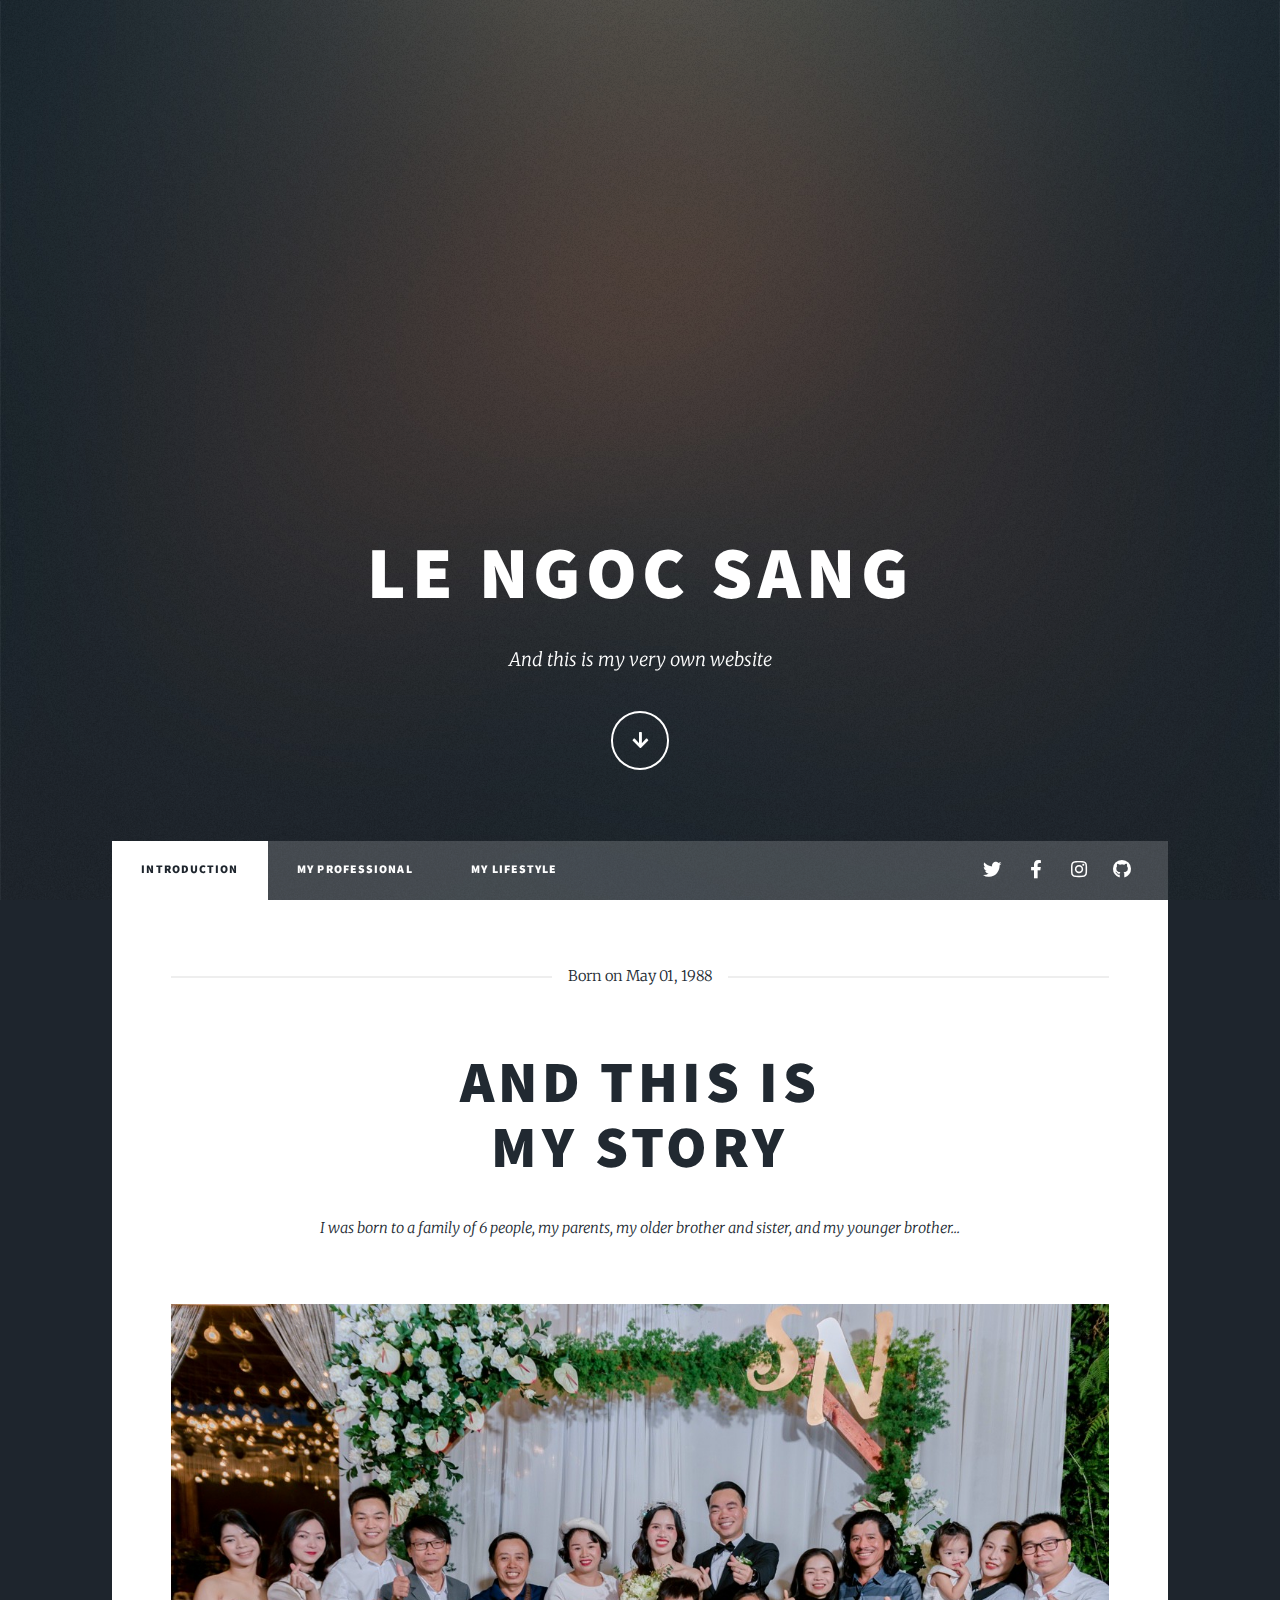
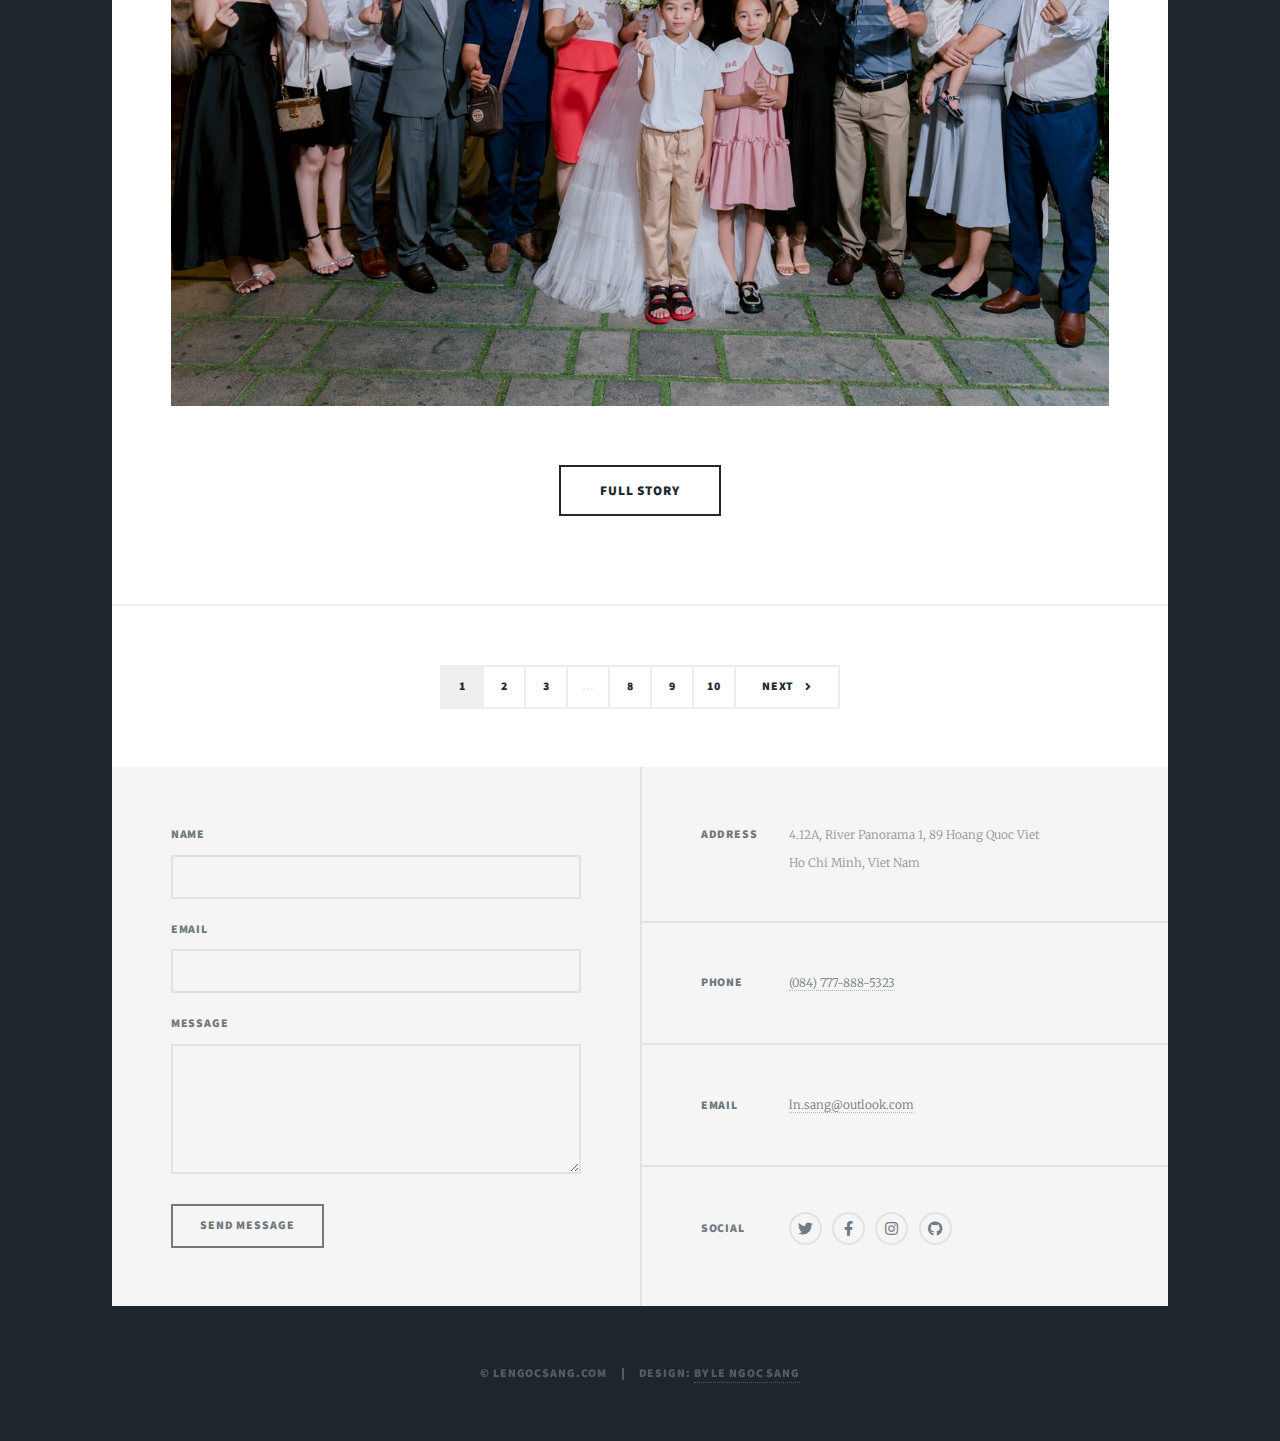
<file: index.html>
<!DOCTYPE HTML>
<!--
	Massively by HTML5 UP
	html5up.net | @ajlkn
	Free for personal and commercial use under the CCA 3.0 license (html5up.net/license)
-->
<html>
	<head>
		<title>lengocsang.com</title>
		<meta charset="utf-8" />
		<meta name="viewport" content="width=device-width, initial-scale=1, user-scalable=no" />
		<link rel="stylesheet" href="assets/css/main.css" />
		<noscript><link rel="stylesheet" href="assets/css/noscript.css" /></noscript>
	</head>
	<body class="is-preload">

		<!-- Wrapper -->
			<div id="wrapper" class="fade-in">

				<!-- Intro -->
					<div id="intro">
						<h1>Le Ngoc Sang</h1>
						<p>And this is my very own website</p>
						<ul class="actions">
							<li><a href="#header" class="button icon solid solo fa-arrow-down scrolly">Continue</a></li>
						</ul>
					</div>

				<!-- Header -->
					<header id="header">
						<a href="index.html" class="logo">Le Ngoc Sang</a>
					</header>

				<!-- Nav -->
					<nav id="nav">
						<ul class="links">
							<li class="active"><a href="index.html">Introduction</a></li>
							<li><a href="generic.html">My Professional</a></li>
							<li><a href="elements.html">My lifestyle</a></li>
						</ul>
						<ul class="icons">
							<li><a href="#" class="icon brands fa-twitter"><span class="label">Twitter</span></a></li>
							<li><a href="#" class="icon brands fa-facebook-f"><span class="label">Facebook</span></a></li>
							<li><a href="#" class="icon brands fa-instagram"><span class="label">Instagram</span></a></li>
							<li><a href="#" class="icon brands fa-github"><span class="label">GitHub</span></a></li>
						</ul>
					</nav>

				<!-- Main -->
					<div id="main">

						<!-- Featured Post -->
							<article class="post featured">
								<header class="major">
									<span class="date">Born on May 01, 1988</span>
									<h2><a href="#">And this is<br>
										my story</a></h2>
									<p>I was born to a family of 6 people, my parents, my older brother and sister, 
										and my younger brother...</p>
								</header>
								<a href="#" class="image main"><img src="images/pic01.jpg" alt="" /></a>
								<ul class="actions special">
									<li><a href="#" class="button large">Full Story</a></li>
								</ul>
							</article>


							</section>

						<!-- Footer -->
							<footer>
								<div class="pagination">
									<!--<a href="#" class="previous">Prev</a>-->
									<a href="#" class="page active">1</a>
									<a href="#" class="page">2</a>
									<a href="#" class="page">3</a>
									<span class="extra">&hellip;</span>
									<a href="#" class="page">8</a>
									<a href="#" class="page">9</a>
									<a href="#" class="page">10</a>
									<a href="#" class="next">Next</a>
								</div>
							</footer>

					</div>

				<!-- Footer -->
					<footer id="footer">
						<section>
							<form method="post" action="#">
								<div class="fields">
									<div class="field">
										<label for="name">Name</label>
										<input type="text" name="name" id="name" />
									</div>
									<div class="field">
										<label for="email">Email</label>
										<input type="text" name="email" id="email" />
									</div>
									<div class="field">
										<label for="message">Message</label>
										<textarea name="message" id="message" rows="3"></textarea>
									</div>
								</div>
								<ul class="actions">
									<li><input type="submit" value="Send Message" /></li>
								</ul>
							</form>
						</section>
						<section class="split contact">
							<section class="alt">
								<h3>Address</h3>
								<p>4.12A, River Panorama 1, 89 Hoang Quoc Viet<br />
								Ho Chi Minh, Viet Nam</p>
							</section>
							<section>
								<h3>Phone</h3>
								<p><a href="#">(084) 777-888-5323</a></p>
							</section>
							<section>
								<h3>Email</h3>
								<p><a href="#">ln.sang@outlook.com</a></p>
							</section>
							<section>
								<h3>Social</h3>
								<ul class="icons alt">
									<li><a href="#" class="icon brands alt fa-twitter"><span class="label">Twitter</span></a></li>
									<li><a href="#" class="icon brands alt fa-facebook-f"><span class="label">Facebook</span></a></li>
									<li><a href="#" class="icon brands alt fa-instagram"><span class="label">Instagram</span></a></li>
									<li><a href="#" class="icon brands alt fa-github"><span class="label">GitHub</span></a></li>
								</ul>
							</section>
						</section>
					</footer>

				<!-- Copyright -->
					<div id="copyright">
						<ul><li>&copy; lengocsang.com</li><li>Design: <a href="https://html5up.net">by Le Ngoc Sang</a></li></ul>
					</div>

			</div>

		<!-- Scripts -->
			<script src="assets/js/jquery.min.js"></script>
			<script src="assets/js/jquery.scrollex.min.js"></script>
			<script src="assets/js/jquery.scrolly.min.js"></script>
			<script src="assets/js/browser.min.js"></script>
			<script src="assets/js/breakpoints.min.js"></script>
			<script src="assets/js/util.js"></script>
			<script src="assets/js/main.js"></script>

	</body>
</html>
</file>
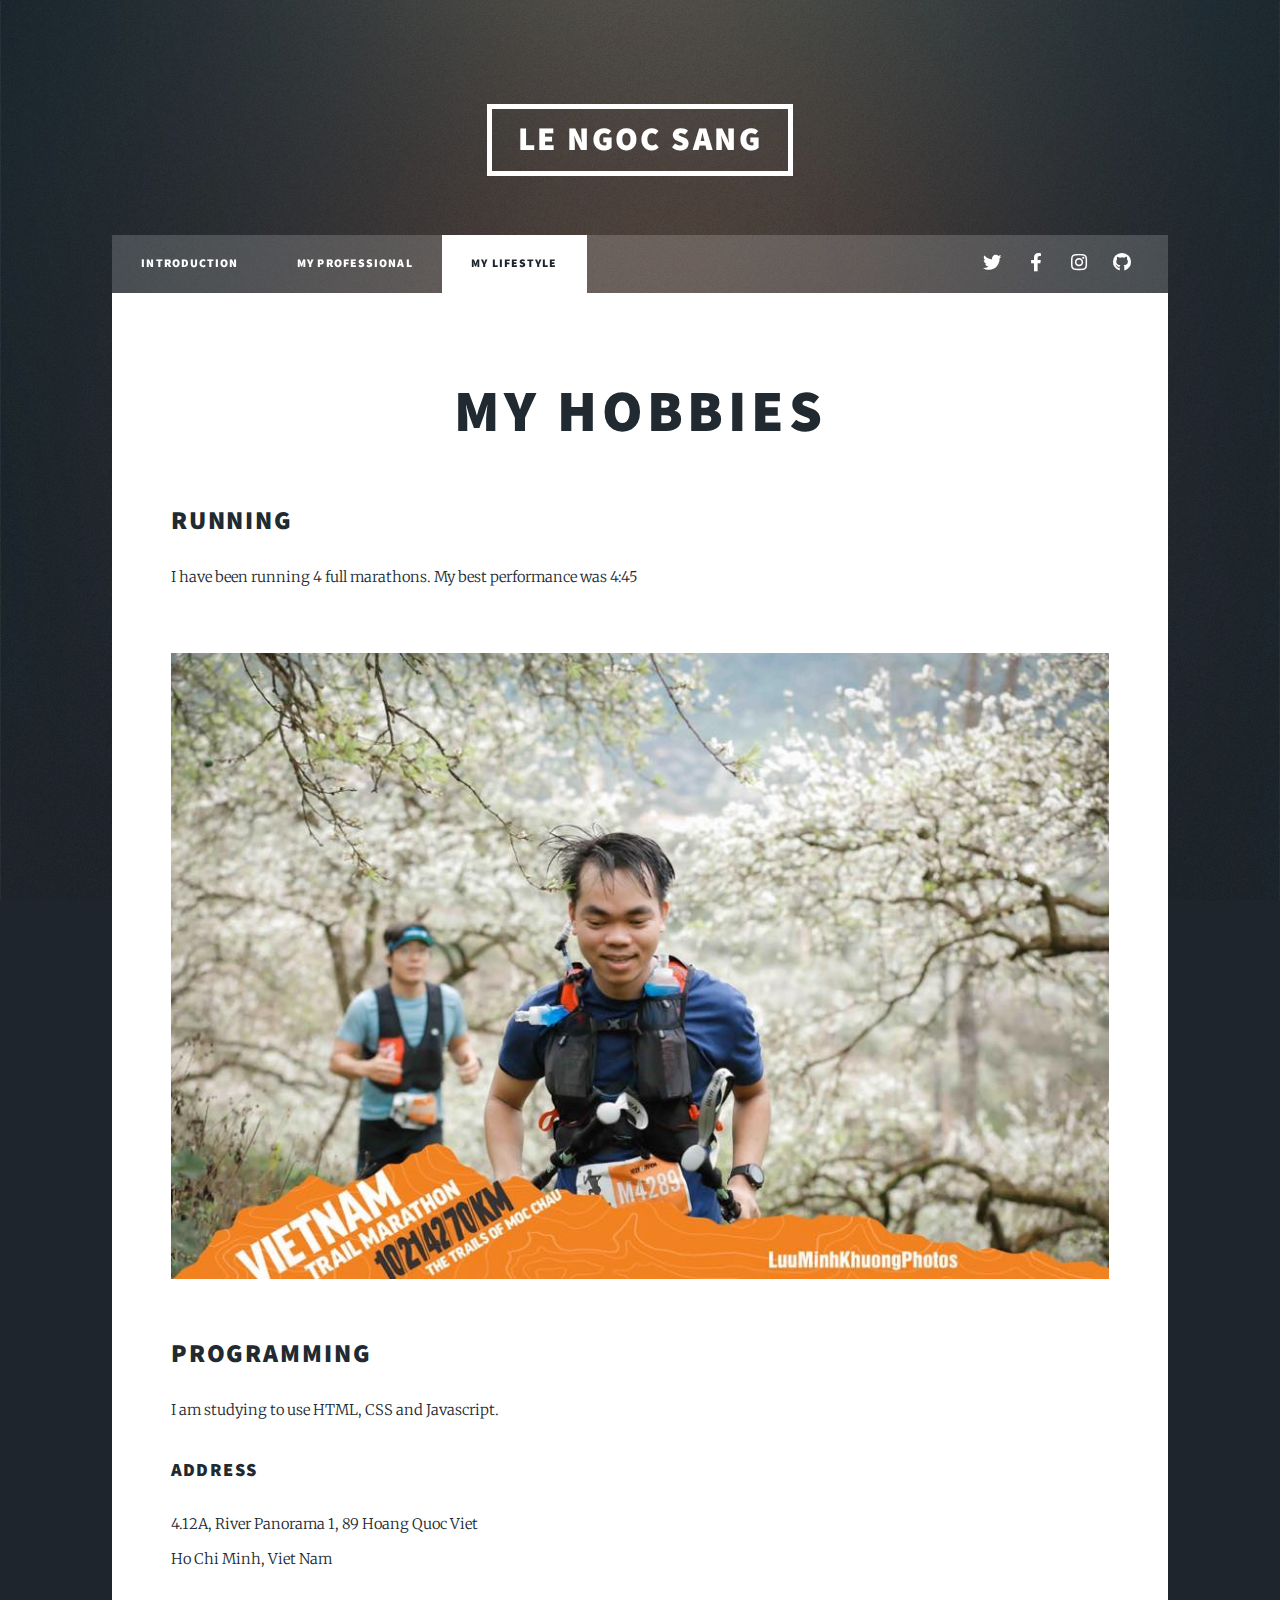
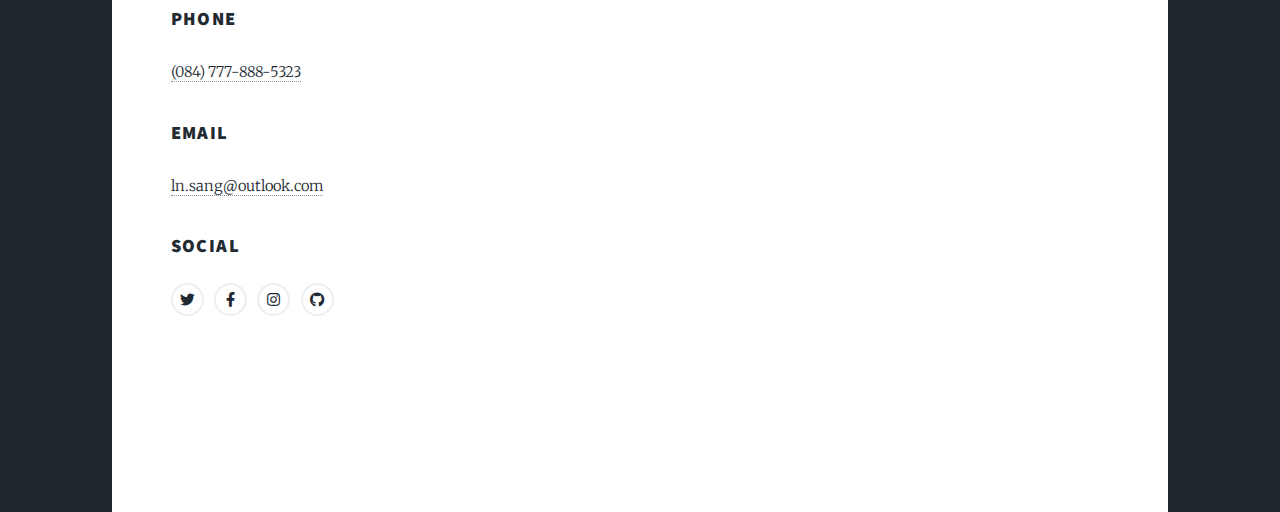
<file: elements.html>
<!DOCTYPE HTML>
<!--
	Massively by HTML5 UP
	html5up.net | @ajlkn
	Free for personal and commercial use under the CCA 3.0 license (html5up.net/license)
-->
<html>
	<head>
		<title>lengocsang.com</title>
		<meta charset="utf-8" />
		<meta name="viewport" content="width=device-width, initial-scale=1, user-scalable=no" />
		<link rel="stylesheet" href="assets/css/main.css" />
		<noscript><link rel="stylesheet" href="assets/css/noscript.css" /></noscript>
	</head>
	<body class="is-preload">

		<!-- Wrapper -->
			<div id="wrapper">

				<!-- Header -->
					<header id="header">
						<a href="index.html" class="logo">Le Ngoc Sang</a>
					</header>

				<!-- Nav -->
					<nav id="nav">
						<ul class="links">
							<li><a href="index.html">Introduction</a></li>
							<li><a href="generic.html">My professional</a></li>
							<li class="active"><a href="elements.html">My lifestyle</a></li>
						</ul>
						<ul class="icons">
							<li><a href="#" class="icon brands fa-twitter"><span class="label">Twitter</span></a></li>
							<li><a href="#" class="icon brands fa-facebook-f"><span class="label">Facebook</span></a></li>
							<li><a href="#" class="icon brands fa-instagram"><span class="label">Instagram</span></a></li>
							<li><a href="#" class="icon brands fa-github"><span class="label">GitHub</span></a></li>
						</ul>
					</nav>

				<!-- Main -->
					<div id="main">

						<!-- Post -->
							<section class="post">
								<header class="major">
									<h1>My hobbies</h1>
								</header>

								<!-- Text stuff -->
									<h2>Running</h2>
									<p>I have been running 4 full marathons. My best performance was 4:45</p>
									<div class="image main"><img src="images/pic11.jpg" alt="" /></div>
									<h2>Programming</h2>
									<p>I am studying to use HTML, CSS and Javascript.</p>
									<h2></h2>
									<p></p>
									<h2></h2>
									<p></p>
									<h2></h2>
									<p></p>
									
						<section class="split contact">
							<section class="split contact">
								<section class="alt">
									<h3>Address</h3>
									<p>4.12A, River Panorama 1, 89 Hoang Quoc Viet<br />
									Ho Chi Minh, Viet Nam</p>
								</section>
								<section>
									<h3>Phone</h3>
									<p><a href="#">(084) 777-888-5323</a></p>
								</section>
								<section>
									<h3>Email</h3>
									<p><a href="#">ln.sang@outlook.com</a></p>
								</section>
							<section>
								<h3>Social</h3>
								<ul class="icons alt">
									<li><a href="#" class="icon brands alt fa-twitter"><span class="label">Twitter</span></a></li>
									<li><a href="#" class="icon brands alt fa-facebook-f"><span class="label">Facebook</span></a></li>
									<li><a href="#" class="icon brands alt fa-instagram"><span class="label">Instagram</span></a></li>
									<li><a href="#" class="icon brands alt fa-github"><span class="label">GitHub</span></a></li>
								</ul>
							</section>
						</section>
					</footer>

				<!-- Copyright -->
					<div id="copyright">
						<ul><li>&copy; Untitled</li><li>Design: <a href="https://html5up.net">HTML5 UP</a></li></ul>
					</div>

			</div>

		<!-- Scripts -->
			<script src="assets/js/jquery.min.js"></script>
			<script src="assets/js/jquery.scrollex.min.js"></script>
			<script src="assets/js/jquery.scrolly.min.js"></script>
			<script src="assets/js/browser.min.js"></script>
			<script src="assets/js/breakpoints.min.js"></script>
			<script src="assets/js/util.js"></script>
			<script src="assets/js/main.js"></script>

	</body>
</html>
</file>
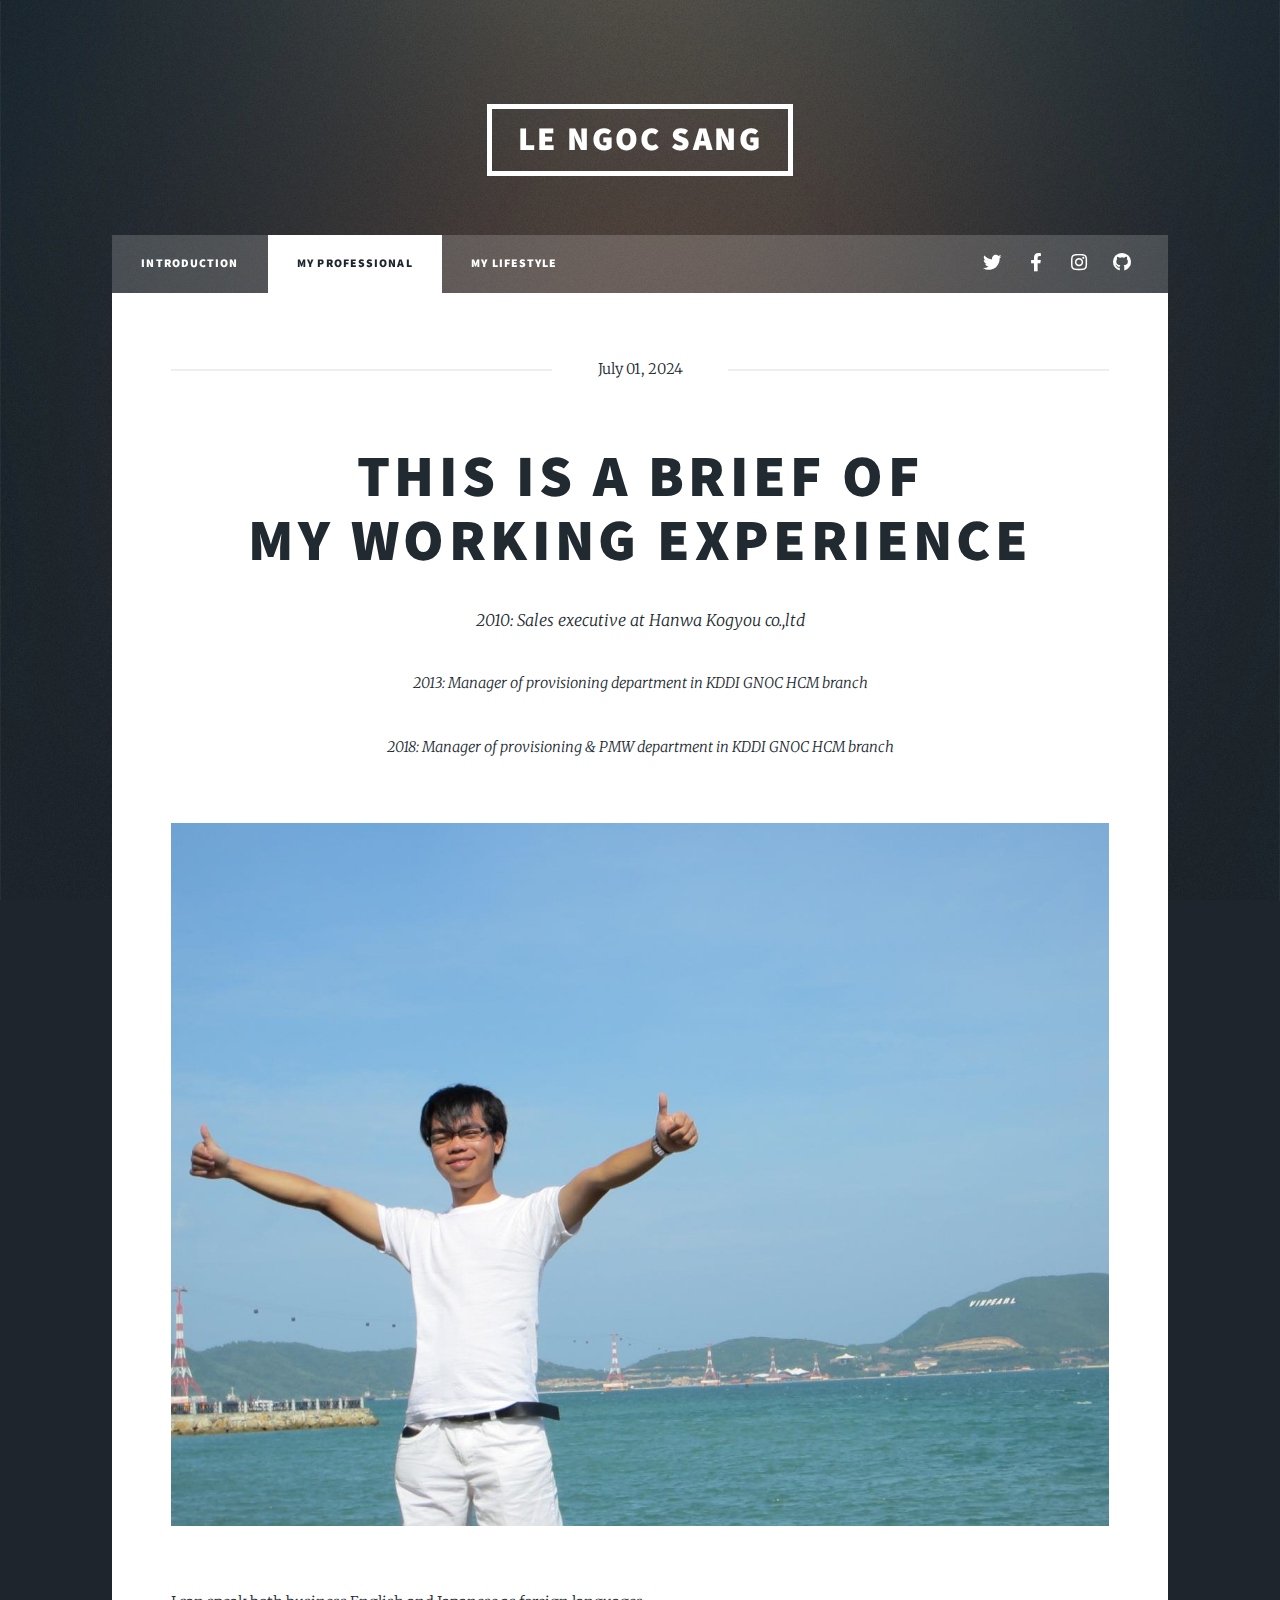
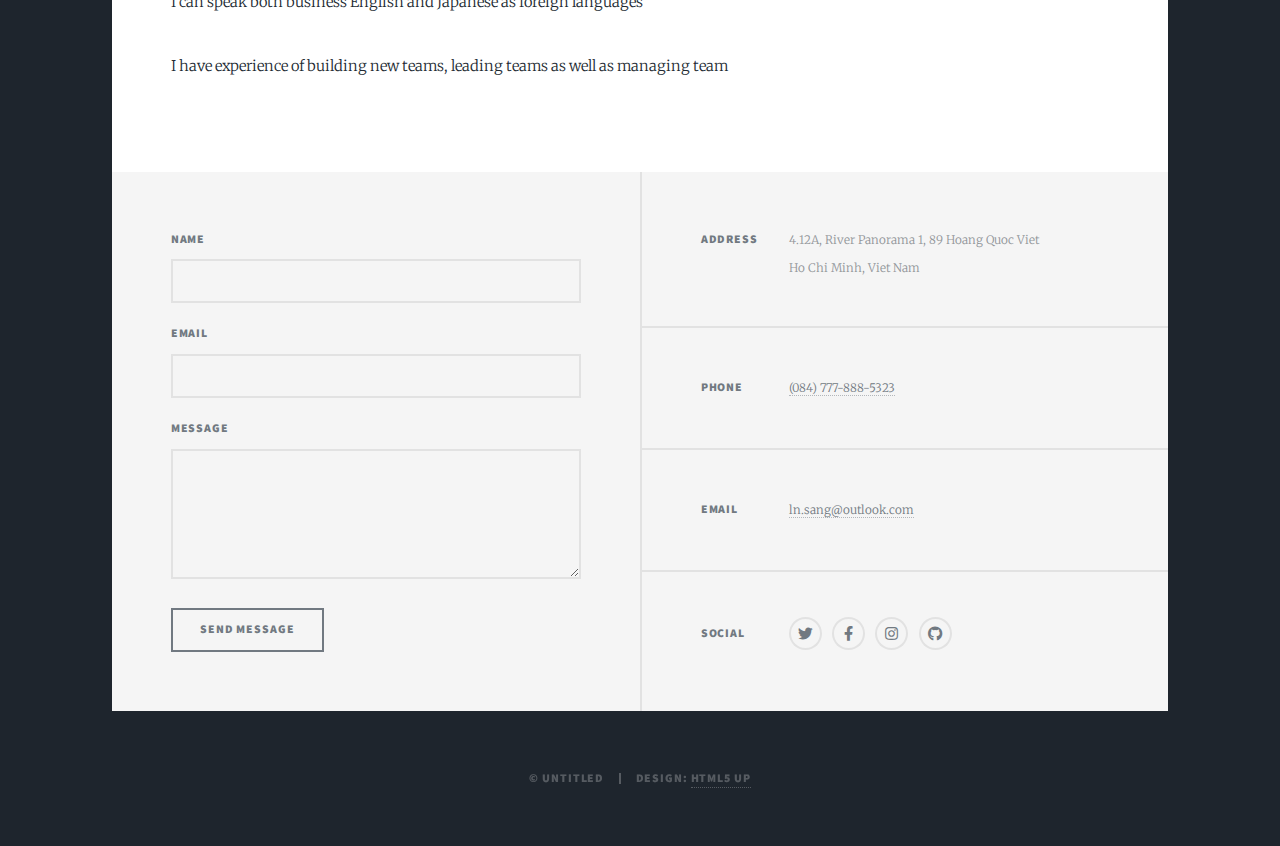
<file: generic.html>
<!DOCTYPE HTML>
<!--
	Massively by HTML5 UP
	html5up.net | @ajlkn
	Free for personal and commercial use under the CCA 3.0 license (html5up.net/license)
-->
<html>
	<head>
		<title>My professionals</title>
		<meta charset="utf-8" />
		<meta name="viewport" content="width=device-width, initial-scale=1, user-scalable=no" />
		<link rel="stylesheet" href="assets/css/main.css" />
		<noscript><link rel="stylesheet" href="assets/css/noscript.css" /></noscript>
	</head>
	<body class="is-preload">

		<!-- Wrapper -->
			<div id="wrapper">

				<!-- Header -->
					<header id="header">
						<a href="index.html" class="logo">Le Ngoc Sang</a>
					</header>

				<!-- Nav -->
					<nav id="nav">
						<ul class="links">
							<li><a href="index.html">Introduction</a></li>
							<li class="active"><a href="generic.html">My professional</a></li>
							<li><a href="elements.html">My lifestyle</a></li>
						</ul>
						<ul class="icons">
							<li><a href="#" class="icon brands fa-twitter"><span class="label">Twitter</span></a></li>
							<li><a href="#" class="icon brands fa-facebook-f"><span class="label">Facebook</span></a></li>
							<li><a href="#" class="icon brands fa-instagram"><span class="label">Instagram</span></a></li>
							<li><a href="#" class="icon brands fa-github"><span class="label">GitHub</span></a></li>
						</ul>
					</nav>

				<!-- Main -->
					<div id="main">

						<!-- Post -->
							<section class="post">
								<header class="major">
									<span class="date">July 01, 2024</span>
									<h1>This is a brief of<br />
									my working experience</h1>
									<p>2010: Sales executive at Hanwa Kogyou co.,ltd</p>
									<p>2013: Manager of provisioning department in KDDI GNOC HCM branch</p>
									<p>2018: Manager of provisioning & PMW department in KDDI GNOC HCM branch</p>
								</header>
								<div class="image main"><img src="images/pic12.jpg" alt="" /></div>
								<p>I can speak both business English and Japanese as foreign languages</p>
								<p>I have experience of building new teams, leading teams as well as managing team</p>
							</section>

					</div>

				<!-- Footer -->
					<footer id="footer">
						<section>
							<form method="post" action="#">
								<div class="fields">
									<div class="field">
										<label for="name">Name</label>
										<input type="text" name="name" id="name" />
									</div>
									<div class="field">
										<label for="email">Email</label>
										<input type="text" name="email" id="email" />
									</div>
									<div class="field">
										<label for="message">Message</label>
										<textarea name="message" id="message" rows="3"></textarea>
									</div>
								</div>
								<ul class="actions">
									<li><input type="submit" value="Send Message" /></li>
								</ul>
							</form>
						</section>
						<section class="split contact">
							<section class="alt">
								<h3>Address</h3>
								<p>4.12A, River Panorama 1, 89 Hoang Quoc Viet<br />
								Ho Chi Minh, Viet Nam</p>
							</section>
							<section>
								<h3>Phone</h3>
								<p><a href="#">(084) 777-888-5323</a></p>
							</section>
							<section>
								<h3>Email</h3>
								<p><a href="#">ln.sang@outlook.com</a></p>
							</section>
							<section>
								<h3>Social</h3>
								<ul class="icons alt">
									<li><a href="#" class="icon brands alt fa-twitter"><span class="label">Twitter</span></a></li>
									<li><a href="#" class="icon brands alt fa-facebook-f"><span class="label">Facebook</span></a></li>
									<li><a href="#" class="icon brands alt fa-instagram"><span class="label">Instagram</span></a></li>
									<li><a href="#" class="icon brands alt fa-github"><span class="label">GitHub</span></a></li>
								</ul>
							</section>
						</section>
					</footer>

				<!-- Copyright -->
					<div id="copyright">
						<ul><li>&copy; Untitled</li><li>Design: <a href="https://html5up.net">HTML5 UP</a></li></ul>
					</div>

			</div>

		<!-- Scripts -->
			<script src="assets/js/jquery.min.js"></script>
			<script src="assets/js/jquery.scrollex.min.js"></script>
			<script src="assets/js/jquery.scrolly.min.js"></script>
			<script src="assets/js/browser.min.js"></script>
			<script src="assets/js/breakpoints.min.js"></script>
			<script src="assets/js/util.js"></script>
			<script src="assets/js/main.js"></script>

	</body>
</html>
</file>
<file: assets/css/main.css>
@import url(fontawesome-all.min.css);
@import url("https://fonts.googleapis.com/css?family=Merriweather:300,700,300italic,700italic|Source+Sans+Pro:900");

/*
	Massively by HTML5 UP
	html5up.net | @ajlkn
	Free for personal and commercial use under the CCA 3.0 license (html5up.net/license)
*/

html, body, div, span, applet, object,
iframe, h1, h2, h3, h4, h5, h6, p, blockquote,
pre, a, abbr, acronym, address, big, cite,
code, del, dfn, em, img, ins, kbd, q, s, samp,
small, strike, strong, sub, sup, tt, var, b,
u, i, center, dl, dt, dd, ol, ul, li, fieldset,
form, label, legend, table, caption, tbody,
tfoot, thead, tr, th, td, article, aside,
canvas, details, embed, figure, figcaption,
footer, header, hgroup, menu, nav, output, ruby,
section, summary, time, mark, audio, video {
	margin: 0;
	padding: 0;
	border: 0;
	font-size: 100%;
	font: inherit;
	vertical-align: baseline;}

article, aside, details, figcaption, figure,
footer, header, hgroup, menu, nav, section {
	display: block;}

body {
	line-height: 1;
}

ol, ul {
	list-style: none;
}

blockquote, q {
	quotes: none;
}

	blockquote:before, blockquote:after, q:before, q:after {
		content: '';
		content: none;
	}

table {
	border-collapse: collapse;
	border-spacing: 0;
}

body {
	-webkit-text-size-adjust: none;
}

mark {
	background-color: transparent;
	color: inherit;
}

input::-moz-focus-inner {
	border: 0;
	padding: 0;
}

input, select, textarea {
	-moz-appearance: none;
	-webkit-appearance: none;
	-ms-appearance: none;
	appearance: none;
}

/* Basic */

	@-ms-viewport {
		width: device-width;
	}

	body {
		-ms-overflow-style: scrollbar;
	}

	@media screen and (max-width: 480px) {

		html, body {
			min-width: 320px;
		}

	}

	html {
		box-sizing: border-box;
	}

	*, *:before, *:after {
		box-sizing: inherit;
	}

	body {
		background-color: #1e252d;
	}

		body.is-preload *, body.is-preload *:before, body.is-preload *:after {
			-moz-animation: none !important;
			-webkit-animation: none !important;
			-ms-animation: none !important;
			animation: none !important;
			-moz-transition: none !important;
			-webkit-transition: none !important;
			-ms-transition: none !important;
			transition: none !important;
		}

/* Type */

	html {
		font-size: 16pt;
	}

		@media screen and (max-width: 1680px) {

			html {
				font-size: 12pt;
			}

		}

		@media screen and (max-width: 1280px) {

			html {
				font-size: 11pt;
			}

		}

		@media screen and (max-width: 360px) {

			html {
				font-size: 10pt;
			}

		}

	body {
		color: #212931;
	}

	body, input, select, textarea {
		font-family: "Merriweather", Georgia, serif;
		font-weight: 300;
		font-size: 1rem;
		line-height: 2.375;
	}

	a {
		-moz-transition: color 0.2s ease-in-out, background-color 0.2s ease-in-out, border-color 0.2s ease-in-out, box-shadow 0.2s ease-in-out;
		-webkit-transition: color 0.2s ease-in-out, background-color 0.2s ease-in-out, border-color 0.2s ease-in-out, box-shadow 0.2s ease-in-out;
		-ms-transition: color 0.2s ease-in-out, background-color 0.2s ease-in-out, border-color 0.2s ease-in-out, box-shadow 0.2s ease-in-out;
		transition: color 0.2s ease-in-out, background-color 0.2s ease-in-out, border-color 0.2s ease-in-out, box-shadow 0.2s ease-in-out;
		border-bottom: dotted 1px;
		text-decoration: none;
	}

		a:hover {
			border-bottom-color: transparent;
		}

	strong, b {
		font-weight: 600;
	}

	em, i {
		font-style: italic;
	}

	p {
		text-align: justify;
		margin: 0 0 2rem 0;
	}

	h1, h2, h3, h4, h5, h6 {
		font-family: "Source Sans Pro", Helvetica, sans-serif;
		font-weight: 900;
		line-height: 1.5;
		letter-spacing: 0.075em;
		text-transform: uppercase;
		margin: 0 0 1rem 0;
	}

		h1 a, h2 a, h3 a, h4 a, h5 a, h6 a {
			border-bottom: 0;
			color: inherit;
			text-decoration: none;
		}

	h1 {
		font-size: 4rem;
		line-height: 1.1;
		margin: 0 0 2rem 0;
	}

	h2 {
		font-size: 1.75rem;
		line-height: 1.3;
		margin: 0 0 1.5rem 0;
	}

	h3 {
		font-size: 1.25rem;
		margin: 0 0 1.5rem 0;
	}

	h4 {
		font-size: 1rem;
	}

	h5 {
		font-size: 0.9rem;
	}

	h6 {
		font-size: 0.8rem;
	}

	sub {
		font-size: 0.8rem;
		position: relative;
		top: 0.5rem;
	}

	sup {
		font-size: 0.8rem;
		position: relative;
		top: -0.5rem;
	}

	blockquote {
		border-left: solid 4px;
		font-style: italic;
		margin: 0 0 2rem 0;
		padding: 0.5rem 0 0.5rem 2rem;
	}

	code {
		border: solid 2px;
		font-family: "Courier New", monospace;
		font-size: 0.9rem;
		margin: 0 0.25rem;
		padding: 0.25rem 0.65rem;
	}

	pre {
		-webkit-overflow-scrolling: touch;
		font-family: "Courier New", monospace;
		font-size: 0.9rem;
		margin: 0 0 2rem 0;
	}

		pre code {
			display: block;
			line-height: 1.75;
			padding: 1rem 1.5rem;
			overflow-x: auto;
		}

	hr {
		border: 0;
		border-bottom: solid 2px;
		margin: 3rem 0;
	}

		hr.major {
			margin: 5rem 0;
		}

	.align-left {
		text-align: left;
	}

	.align-center {
		text-align: center;
	}

	.align-right {
		text-align: right;
	}

	input, select, textarea {
		color: #212931;
	}

	a {
		color: #212931;
		border-bottom-color: rgba(33, 41, 49, 0.5);
	}

		a:hover {
			border-bottom-color: transparent;
			color: #18bfef !important;
		}

	strong, b {
		color: #212931;
	}

	h1, h2, h3, h4, h5, h6 {
		color: #212931;
	}

	blockquote {
		border-left-color: #eeeeee;
	}

	code {
		background: rgba(220, 220, 220, 0.25);
		border-color: #eeeeee;
	}

	hr {
		border-bottom-color: #eeeeee;
	}

/* Row */

	.row {
		display: flex;
		flex-wrap: wrap;
		box-sizing: border-box;
		align-items: stretch;
	}

		.row > * {
			box-sizing: border-box;
		}

		.row.gtr-uniform > * > :last-child {
			margin-bottom: 0;
		}

		.row.aln-left {
			justify-content: flex-start;
		}

		.row.aln-center {
			justify-content: center;
		}

		.row.aln-right {
			justify-content: flex-end;
		}

		.row.aln-top {
			align-items: flex-start;
		}

		.row.aln-middle {
			align-items: center;
		}

		.row.aln-bottom {
			align-items: flex-end;
		}

		.row > .imp {
			order: -1;
		}

		.row > .col-1 {
			width: 8.33333%;
		}

		.row > .off-1 {
			margin-left: 8.33333%;
		}

		.row > .col-2 {
			width: 16.66667%;
		}

		.row > .off-2 {
			margin-left: 16.66667%;
		}

		.row > .col-3 {
			width: 25%;
		}

		.row > .off-3 {
			margin-left: 25%;
		}

		.row > .col-4 {
			width: 33.33333%;
		}

		.row > .off-4 {
			margin-left: 33.33333%;
		}

		.row > .col-5 {
			width: 41.66667%;
		}

		.row > .off-5 {
			margin-left: 41.66667%;
		}

		.row > .col-6 {
			width: 50%;
		}

		.row > .off-6 {
			margin-left: 50%;
		}

		.row > .col-7 {
			width: 58.33333%;
		}

		.row > .off-7 {
			margin-left: 58.33333%;
		}

		.row > .col-8 {
			width: 66.66667%;
		}

		.row > .off-8 {
			margin-left: 66.66667%;
		}

		.row > .col-9 {
			width: 75%;
		}

		.row > .off-9 {
			margin-left: 75%;
		}

		.row > .col-10 {
			width: 83.33333%;
		}

		.row > .off-10 {
			margin-left: 83.33333%;
		}

		.row > .col-11 {
			width: 91.66667%;
		}

		.row > .off-11 {
			margin-left: 91.66667%;
		}

		.row > .col-12 {
			width: 100%;
		}

		.row > .off-12 {
			margin-left: 100%;
		}

		.row.gtr-0 {
			margin-top: 0;
			margin-left: 0rem;
		}

			.row.gtr-0 > * {
				padding: 0 0 0 0rem;
			}

			.row.gtr-0.gtr-uniform {
				margin-top: 0rem;
			}

				.row.gtr-0.gtr-uniform > * {
					padding-top: 0rem;
				}

		.row.gtr-25 {
			margin-top: 0;
			margin-left: -0.375rem;
		}

			.row.gtr-25 > * {
				padding: 0 0 0 0.375rem;
			}

			.row.gtr-25.gtr-uniform {
				margin-top: -0.375rem;
			}

				.row.gtr-25.gtr-uniform > * {
					padding-top: 0.375rem;
				}

		.row.gtr-50 {
			margin-top: 0;
			margin-left: -0.75rem;
		}

			.row.gtr-50 > * {
				padding: 0 0 0 0.75rem;
			}

			.row.gtr-50.gtr-uniform {
				margin-top: -0.75rem;
			}

				.row.gtr-50.gtr-uniform > * {
					padding-top: 0.75rem;
				}

		.row {
			margin-top: 0;
			margin-left: -1.5rem;
		}

			.row > * {
				padding: 0 0 0 1.5rem;
			}

			.row.gtr-uniform {
				margin-top: -1.5rem;
			}

				.row.gtr-uniform > * {
					padding-top: 1.5rem;
				}

		.row.gtr-150 {
			margin-top: 0;
			margin-left: -2.25rem;
		}

			.row.gtr-150 > * {
				padding: 0 0 0 2.25rem;
			}

			.row.gtr-150.gtr-uniform {
				margin-top: -2.25rem;
			}

				.row.gtr-150.gtr-uniform > * {
					padding-top: 2.25rem;
				}

		.row.gtr-200 {
			margin-top: 0;
			margin-left: -3rem;
		}

			.row.gtr-200 > * {
				padding: 0 0 0 3rem;
			}

			.row.gtr-200.gtr-uniform {
				margin-top: -3rem;
			}

				.row.gtr-200.gtr-uniform > * {
					padding-top: 3rem;
				}

		@media screen and (max-width: 1680px) {

			.row {
				display: flex;
				flex-wrap: wrap;
				box-sizing: border-box;
				align-items: stretch;
			}

				.row > * {
					box-sizing: border-box;
				}

				.row.gtr-uniform > * > :last-child {
					margin-bottom: 0;
				}

				.row.aln-left {
					justify-content: flex-start;
				}

				.row.aln-center {
					justify-content: center;
				}

				.row.aln-right {
					justify-content: flex-end;
				}

				.row.aln-top {
					align-items: flex-start;
				}

				.row.aln-middle {
					align-items: center;
				}

				.row.aln-bottom {
					align-items: flex-end;
				}

				.row > .imp-xlarge {
					order: -1;
				}

				.row > .col-1-xlarge {
					width: 8.33333%;
				}

				.row > .off-1-xlarge {
					margin-left: 8.33333%;
				}

				.row > .col-2-xlarge {
					width: 16.66667%;
				}

				.row > .off-2-xlarge {
					margin-left: 16.66667%;
				}

				.row > .col-3-xlarge {
					width: 25%;
				}

				.row > .off-3-xlarge {
					margin-left: 25%;
				}

				.row > .col-4-xlarge {
					width: 33.33333%;
				}

				.row > .off-4-xlarge {
					margin-left: 33.33333%;
				}

				.row > .col-5-xlarge {
					width: 41.66667%;
				}

				.row > .off-5-xlarge {
					margin-left: 41.66667%;
				}

				.row > .col-6-xlarge {
					width: 50%;
				}

				.row > .off-6-xlarge {
					margin-left: 50%;
				}

				.row > .col-7-xlarge {
					width: 58.33333%;
				}

				.row > .off-7-xlarge {
					margin-left: 58.33333%;
				}

				.row > .col-8-xlarge {
					width: 66.66667%;
				}

				.row > .off-8-xlarge {
					margin-left: 66.66667%;
				}

				.row > .col-9-xlarge {
					width: 75%;
				}

				.row > .off-9-xlarge {
					margin-left: 75%;
				}

				.row > .col-10-xlarge {
					width: 83.33333%;
				}

				.row > .off-10-xlarge {
					margin-left: 83.33333%;
				}

				.row > .col-11-xlarge {
					width: 91.66667%;
				}

				.row > .off-11-xlarge {
					margin-left: 91.66667%;
				}

				.row > .col-12-xlarge {
					width: 100%;
				}

				.row > .off-12-xlarge {
					margin-left: 100%;
				}

				.row.gtr-0 {
					margin-top: 0;
					margin-left: 0rem;
				}

					.row.gtr-0 > * {
						padding: 0 0 0 0rem;
					}

					.row.gtr-0.gtr-uniform {
						margin-top: 0rem;
					}

						.row.gtr-0.gtr-uniform > * {
							padding-top: 0rem;
						}

				.row.gtr-25 {
					margin-top: 0;
					margin-left: -0.375rem;
				}

					.row.gtr-25 > * {
						padding: 0 0 0 0.375rem;
					}

					.row.gtr-25.gtr-uniform {
						margin-top: -0.375rem;
					}

						.row.gtr-25.gtr-uniform > * {
							padding-top: 0.375rem;
						}

				.row.gtr-50 {
					margin-top: 0;
					margin-left: -0.75rem;
				}

					.row.gtr-50 > * {
						padding: 0 0 0 0.75rem;
					}

					.row.gtr-50.gtr-uniform {
						margin-top: -0.75rem;
					}

						.row.gtr-50.gtr-uniform > * {
							padding-top: 0.75rem;
						}

				.row {
					margin-top: 0;
					margin-left: -1.5rem;
				}

					.row > * {
						padding: 0 0 0 1.5rem;
					}

					.row.gtr-uniform {
						margin-top: -1.5rem;
					}

						.row.gtr-uniform > * {
							padding-top: 1.5rem;
						}

				.row.gtr-150 {
					margin-top: 0;
					margin-left: -2.25rem;
				}

					.row.gtr-150 > * {
						padding: 0 0 0 2.25rem;
					}

					.row.gtr-150.gtr-uniform {
						margin-top: -2.25rem;
					}

						.row.gtr-150.gtr-uniform > * {
							padding-top: 2.25rem;
						}

				.row.gtr-200 {
					margin-top: 0;
					margin-left: -3rem;
				}

					.row.gtr-200 > * {
						padding: 0 0 0 3rem;
					}

					.row.gtr-200.gtr-uniform {
						margin-top: -3rem;
					}

						.row.gtr-200.gtr-uniform > * {
							padding-top: 3rem;
						}

		}

		@media screen and (max-width: 1280px) {

			.row {
				display: flex;
				flex-wrap: wrap;
				box-sizing: border-box;
				align-items: stretch;
			}

				.row > * {
					box-sizing: border-box;
				}

				.row.gtr-uniform > * > :last-child {
					margin-bottom: 0;
				}

				.row.aln-left {
					justify-content: flex-start;
				}

				.row.aln-center {
					justify-content: center;
				}

				.row.aln-right {
					justify-content: flex-end;
				}

				.row.aln-top {
					align-items: flex-start;
				}

				.row.aln-middle {
					align-items: center;
				}

				.row.aln-bottom {
					align-items: flex-end;
				}

				.row > .imp-large {
					order: -1;
				}

				.row > .col-1-large {
					width: 8.33333%;
				}

				.row > .off-1-large {
					margin-left: 8.33333%;
				}

				.row > .col-2-large {
					width: 16.66667%;
				}

				.row > .off-2-large {
					margin-left: 16.66667%;
				}

				.row > .col-3-large {
					width: 25%;
				}

				.row > .off-3-large {
					margin-left: 25%;
				}

				.row > .col-4-large {
					width: 33.33333%;
				}

				.row > .off-4-large {
					margin-left: 33.33333%;
				}

				.row > .col-5-large {
					width: 41.66667%;
				}

				.row > .off-5-large {
					margin-left: 41.66667%;
				}

				.row > .col-6-large {
					width: 50%;
				}

				.row > .off-6-large {
					margin-left: 50%;
				}

				.row > .col-7-large {
					width: 58.33333%;
				}

				.row > .off-7-large {
					margin-left: 58.33333%;
				}

				.row > .col-8-large {
					width: 66.66667%;
				}

				.row > .off-8-large {
					margin-left: 66.66667%;
				}

				.row > .col-9-large {
					width: 75%;
				}

				.row > .off-9-large {
					margin-left: 75%;
				}

				.row > .col-10-large {
					width: 83.33333%;
				}

				.row > .off-10-large {
					margin-left: 83.33333%;
				}

				.row > .col-11-large {
					width: 91.66667%;
				}

				.row > .off-11-large {
					margin-left: 91.66667%;
				}

				.row > .col-12-large {
					width: 100%;
				}

				.row > .off-12-large {
					margin-left: 100%;
				}

				.row.gtr-0 {
					margin-top: 0;
					margin-left: 0rem;
				}

					.row.gtr-0 > * {
						padding: 0 0 0 0rem;
					}

					.row.gtr-0.gtr-uniform {
						margin-top: 0rem;
					}

						.row.gtr-0.gtr-uniform > * {
							padding-top: 0rem;
						}

				.row.gtr-25 {
					margin-top: 0;
					margin-left: -0.375rem;
				}

					.row.gtr-25 > * {
						padding: 0 0 0 0.375rem;
					}

					.row.gtr-25.gtr-uniform {
						margin-top: -0.375rem;
					}

						.row.gtr-25.gtr-uniform > * {
							padding-top: 0.375rem;
						}

				.row.gtr-50 {
					margin-top: 0;
					margin-left: -0.75rem;
				}

					.row.gtr-50 > * {
						padding: 0 0 0 0.75rem;
					}

					.row.gtr-50.gtr-uniform {
						margin-top: -0.75rem;
					}

						.row.gtr-50.gtr-uniform > * {
							padding-top: 0.75rem;
						}

				.row {
					margin-top: 0;
					margin-left: -1.5rem;
				}

					.row > * {
						padding: 0 0 0 1.5rem;
					}

					.row.gtr-uniform {
						margin-top: -1.5rem;
					}

						.row.gtr-uniform > * {
							padding-top: 1.5rem;
						}

				.row.gtr-150 {
					margin-top: 0;
					margin-left: -2.25rem;
				}

					.row.gtr-150 > * {
						padding: 0 0 0 2.25rem;
					}

					.row.gtr-150.gtr-uniform {
						margin-top: -2.25rem;
					}

						.row.gtr-150.gtr-uniform > * {
							padding-top: 2.25rem;
						}

				.row.gtr-200 {
					margin-top: 0;
					margin-left: -3rem;
				}

					.row.gtr-200 > * {
						padding: 0 0 0 3rem;
					}

					.row.gtr-200.gtr-uniform {
						margin-top: -3rem;
					}

						.row.gtr-200.gtr-uniform > * {
							padding-top: 3rem;
						}

		}

		@media screen and (max-width: 980px) {

			.row {
				display: flex;
				flex-wrap: wrap;
				box-sizing: border-box;
				align-items: stretch;
			}

				.row > * {
					box-sizing: border-box;
				}

				.row.gtr-uniform > * > :last-child {
					margin-bottom: 0;
				}

				.row.aln-left {
					justify-content: flex-start;
				}

				.row.aln-center {
					justify-content: center;
				}

				.row.aln-right {
					justify-content: flex-end;
				}

				.row.aln-top {
					align-items: flex-start;
				}

				.row.aln-middle {
					align-items: center;
				}

				.row.aln-bottom {
					align-items: flex-end;
				}

				.row > .imp-medium {
					order: -1;
				}

				.row > .col-1-medium {
					width: 8.33333%;
				}

				.row > .off-1-medium {
					margin-left: 8.33333%;
				}

				.row > .col-2-medium {
					width: 16.66667%;
				}

				.row > .off-2-medium {
					margin-left: 16.66667%;
				}

				.row > .col-3-medium {
					width: 25%;
				}

				.row > .off-3-medium {
					margin-left: 25%;
				}

				.row > .col-4-medium {
					width: 33.33333%;
				}

				.row > .off-4-medium {
					margin-left: 33.33333%;
				}

				.row > .col-5-medium {
					width: 41.66667%;
				}

				.row > .off-5-medium {
					margin-left: 41.66667%;
				}

				.row > .col-6-medium {
					width: 50%;
				}

				.row > .off-6-medium {
					margin-left: 50%;
				}

				.row > .col-7-medium {
					width: 58.33333%;
				}

				.row > .off-7-medium {
					margin-left: 58.33333%;
				}

				.row > .col-8-medium {
					width: 66.66667%;
				}

				.row > .off-8-medium {
					margin-left: 66.66667%;
				}

				.row > .col-9-medium {
					width: 75%;
				}

				.row > .off-9-medium {
					margin-left: 75%;
				}

				.row > .col-10-medium {
					width: 83.33333%;
				}

				.row > .off-10-medium {
					margin-left: 83.33333%;
				}

				.row > .col-11-medium {
					width: 91.66667%;
				}

				.row > .off-11-medium {
					margin-left: 91.66667%;
				}

				.row > .col-12-medium {
					width: 100%;
				}

				.row > .off-12-medium {
					margin-left: 100%;
				}

				.row.gtr-0 {
					margin-top: 0;
					margin-left: 0rem;
				}

					.row.gtr-0 > * {
						padding: 0 0 0 0rem;
					}

					.row.gtr-0.gtr-uniform {
						margin-top: 0rem;
					}

						.row.gtr-0.gtr-uniform > * {
							padding-top: 0rem;
						}

				.row.gtr-25 {
					margin-top: 0;
					margin-left: -0.375rem;
				}

					.row.gtr-25 > * {
						padding: 0 0 0 0.375rem;
					}

					.row.gtr-25.gtr-uniform {
						margin-top: -0.375rem;
					}

						.row.gtr-25.gtr-uniform > * {
							padding-top: 0.375rem;
						}

				.row.gtr-50 {
					margin-top: 0;
					margin-left: -0.75rem;
				}

					.row.gtr-50 > * {
						padding: 0 0 0 0.75rem;
					}

					.row.gtr-50.gtr-uniform {
						margin-top: -0.75rem;
					}

						.row.gtr-50.gtr-uniform > * {
							padding-top: 0.75rem;
						}

				.row {
					margin-top: 0;
					margin-left: -1.5rem;
				}

					.row > * {
						padding: 0 0 0 1.5rem;
					}

					.row.gtr-uniform {
						margin-top: -1.5rem;
					}

						.row.gtr-uniform > * {
							padding-top: 1.5rem;
						}

				.row.gtr-150 {
					margin-top: 0;
					margin-left: -2.25rem;
				}

					.row.gtr-150 > * {
						padding: 0 0 0 2.25rem;
					}

					.row.gtr-150.gtr-uniform {
						margin-top: -2.25rem;
					}

						.row.gtr-150.gtr-uniform > * {
							padding-top: 2.25rem;
						}

				.row.gtr-200 {
					margin-top: 0;
					margin-left: -3rem;
				}

					.row.gtr-200 > * {
						padding: 0 0 0 3rem;
					}

					.row.gtr-200.gtr-uniform {
						margin-top: -3rem;
					}

						.row.gtr-200.gtr-uniform > * {
							padding-top: 3rem;
						}

		}

		@media screen and (max-width: 736px) {

			.row {
				display: flex;
				flex-wrap: wrap;
				box-sizing: border-box;
				align-items: stretch;
			}

				.row > * {
					box-sizing: border-box;
				}

				.row.gtr-uniform > * > :last-child {
					margin-bottom: 0;
				}

				.row.aln-left {
					justify-content: flex-start;
				}

				.row.aln-center {
					justify-content: center;
				}

				.row.aln-right {
					justify-content: flex-end;
				}

				.row.aln-top {
					align-items: flex-start;
				}

				.row.aln-middle {
					align-items: center;
				}

				.row.aln-bottom {
					align-items: flex-end;
				}

				.row > .imp-small {
					order: -1;
				}

				.row > .col-1-small {
					width: 8.33333%;
				}

				.row > .off-1-small {
					margin-left: 8.33333%;
				}

				.row > .col-2-small {
					width: 16.66667%;
				}

				.row > .off-2-small {
					margin-left: 16.66667%;
				}

				.row > .col-3-small {
					width: 25%;
				}

				.row > .off-3-small {
					margin-left: 25%;
				}

				.row > .col-4-small {
					width: 33.33333%;
				}

				.row > .off-4-small {
					margin-left: 33.33333%;
				}

				.row > .col-5-small {
					width: 41.66667%;
				}

				.row > .off-5-small {
					margin-left: 41.66667%;
				}

				.row > .col-6-small {
					width: 50%;
				}

				.row > .off-6-small {
					margin-left: 50%;
				}

				.row > .col-7-small {
					width: 58.33333%;
				}

				.row > .off-7-small {
					margin-left: 58.33333%;
				}

				.row > .col-8-small {
					width: 66.66667%;
				}

				.row > .off-8-small {
					margin-left: 66.66667%;
				}

				.row > .col-9-small {
					width: 75%;
				}

				.row > .off-9-small {
					margin-left: 75%;
				}

				.row > .col-10-small {
					width: 83.33333%;
				}

				.row > .off-10-small {
					margin-left: 83.33333%;
				}

				.row > .col-11-small {
					width: 91.66667%;
				}

				.row > .off-11-small {
					margin-left: 91.66667%;
				}

				.row > .col-12-small {
					width: 100%;
				}

				.row > .off-12-small {
					margin-left: 100%;
				}

				.row.gtr-0 {
					margin-top: 0;
					margin-left: 0rem;
				}

					.row.gtr-0 > * {
						padding: 0 0 0 0rem;
					}

					.row.gtr-0.gtr-uniform {
						margin-top: 0rem;
					}

						.row.gtr-0.gtr-uniform > * {
							padding-top: 0rem;
						}

				.row.gtr-25 {
					margin-top: 0;
					margin-left: -0.375rem;
				}

					.row.gtr-25 > * {
						padding: 0 0 0 0.375rem;
					}

					.row.gtr-25.gtr-uniform {
						margin-top: -0.375rem;
					}

						.row.gtr-25.gtr-uniform > * {
							padding-top: 0.375rem;
						}

				.row.gtr-50 {
					margin-top: 0;
					margin-left: -0.75rem;
				}

					.row.gtr-50 > * {
						padding: 0 0 0 0.75rem;
					}

					.row.gtr-50.gtr-uniform {
						margin-top: -0.75rem;
					}

						.row.gtr-50.gtr-uniform > * {
							padding-top: 0.75rem;
						}

				.row {
					margin-top: 0;
					margin-left: -1.5rem;
				}

					.row > * {
						padding: 0 0 0 1.5rem;
					}

					.row.gtr-uniform {
						margin-top: -1.5rem;
					}

						.row.gtr-uniform > * {
							padding-top: 1.5rem;
						}

				.row.gtr-150 {
					margin-top: 0;
					margin-left: -2.25rem;
				}

					.row.gtr-150 > * {
						padding: 0 0 0 2.25rem;
					}

					.row.gtr-150.gtr-uniform {
						margin-top: -2.25rem;
					}

						.row.gtr-150.gtr-uniform > * {
							padding-top: 2.25rem;
						}

				.row.gtr-200 {
					margin-top: 0;
					margin-left: -3rem;
				}

					.row.gtr-200 > * {
						padding: 0 0 0 3rem;
					}

					.row.gtr-200.gtr-uniform {
						margin-top: -3rem;
					}

						.row.gtr-200.gtr-uniform > * {
							padding-top: 3rem;
						}

		}

		@media screen and (max-width: 480px) {

			.row {
				display: flex;
				flex-wrap: wrap;
				box-sizing: border-box;
				align-items: stretch;
			}

				.row > * {
					box-sizing: border-box;
				}

				.row.gtr-uniform > * > :last-child {
					margin-bottom: 0;
				}

				.row.aln-left {
					justify-content: flex-start;
				}

				.row.aln-center {
					justify-content: center;
				}

				.row.aln-right {
					justify-content: flex-end;
				}

				.row.aln-top {
					align-items: flex-start;
				}

				.row.aln-middle {
					align-items: center;
				}

				.row.aln-bottom {
					align-items: flex-end;
				}

				.row > .imp-xsmall {
					order: -1;
				}

				.row > .col-1-xsmall {
					width: 8.33333%;
				}

				.row > .off-1-xsmall {
					margin-left: 8.33333%;
				}

				.row > .col-2-xsmall {
					width: 16.66667%;
				}

				.row > .off-2-xsmall {
					margin-left: 16.66667%;
				}

				.row > .col-3-xsmall {
					width: 25%;
				}

				.row > .off-3-xsmall {
					margin-left: 25%;
				}

				.row > .col-4-xsmall {
					width: 33.33333%;
				}

				.row > .off-4-xsmall {
					margin-left: 33.33333%;
				}

				.row > .col-5-xsmall {
					width: 41.66667%;
				}

				.row > .off-5-xsmall {
					margin-left: 41.66667%;
				}

				.row > .col-6-xsmall {
					width: 50%;
				}

				.row > .off-6-xsmall {
					margin-left: 50%;
				}

				.row > .col-7-xsmall {
					width: 58.33333%;
				}

				.row > .off-7-xsmall {
					margin-left: 58.33333%;
				}

				.row > .col-8-xsmall {
					width: 66.66667%;
				}

				.row > .off-8-xsmall {
					margin-left: 66.66667%;
				}

				.row > .col-9-xsmall {
					width: 75%;
				}

				.row > .off-9-xsmall {
					margin-left: 75%;
				}

				.row > .col-10-xsmall {
					width: 83.33333%;
				}

				.row > .off-10-xsmall {
					margin-left: 83.33333%;
				}

				.row > .col-11-xsmall {
					width: 91.66667%;
				}

				.row > .off-11-xsmall {
					margin-left: 91.66667%;
				}

				.row > .col-12-xsmall {
					width: 100%;
				}

				.row > .off-12-xsmall {
					margin-left: 100%;
				}

				.row.gtr-0 {
					margin-top: 0;
					margin-left: 0rem;
				}

					.row.gtr-0 > * {
						padding: 0 0 0 0rem;
					}

					.row.gtr-0.gtr-uniform {
						margin-top: 0rem;
					}

						.row.gtr-0.gtr-uniform > * {
							padding-top: 0rem;
						}

				.row.gtr-25 {
					margin-top: 0;
					margin-left: -0.375rem;
				}

					.row.gtr-25 > * {
						padding: 0 0 0 0.375rem;
					}

					.row.gtr-25.gtr-uniform {
						margin-top: -0.375rem;
					}

						.row.gtr-25.gtr-uniform > * {
							padding-top: 0.375rem;
						}

				.row.gtr-50 {
					margin-top: 0;
					margin-left: -0.75rem;
				}

					.row.gtr-50 > * {
						padding: 0 0 0 0.75rem;
					}

					.row.gtr-50.gtr-uniform {
						margin-top: -0.75rem;
					}

						.row.gtr-50.gtr-uniform > * {
							padding-top: 0.75rem;
						}

				.row {
					margin-top: 0;
					margin-left: -1.5rem;
				}

					.row > * {
						padding: 0 0 0 1.5rem;
					}

					.row.gtr-uniform {
						margin-top: -1.5rem;
					}

						.row.gtr-uniform > * {
							padding-top: 1.5rem;
						}

				.row.gtr-150 {
					margin-top: 0;
					margin-left: -2.25rem;
				}

					.row.gtr-150 > * {
						padding: 0 0 0 2.25rem;
					}

					.row.gtr-150.gtr-uniform {
						margin-top: -2.25rem;
					}

						.row.gtr-150.gtr-uniform > * {
							padding-top: 2.25rem;
						}

				.row.gtr-200 {
					margin-top: 0;
					margin-left: -3rem;
				}

					.row.gtr-200 > * {
						padding: 0 0 0 3rem;
					}

					.row.gtr-200.gtr-uniform {
						margin-top: -3rem;
					}

						.row.gtr-200.gtr-uniform > * {
							padding-top: 3rem;
						}

		}

		@media screen and (max-width: 360px) {

			.row {
				display: flex;
				flex-wrap: wrap;
				box-sizing: border-box;
				align-items: stretch;
			}

				.row > * {
					box-sizing: border-box;
				}

				.row.gtr-uniform > * > :last-child {
					margin-bottom: 0;
				}

				.row.aln-left {
					justify-content: flex-start;
				}

				.row.aln-center {
					justify-content: center;
				}

				.row.aln-right {
					justify-content: flex-end;
				}

				.row.aln-top {
					align-items: flex-start;
				}

				.row.aln-middle {
					align-items: center;
				}

				.row.aln-bottom {
					align-items: flex-end;
				}

				.row > .imp-xxsmall {
					order: -1;
				}

				.row > .col-1-xxsmall {
					width: 8.33333%;
				}

				.row > .off-1-xxsmall {
					margin-left: 8.33333%;
				}

				.row > .col-2-xxsmall {
					width: 16.66667%;
				}

				.row > .off-2-xxsmall {
					margin-left: 16.66667%;
				}

				.row > .col-3-xxsmall {
					width: 25%;
				}

				.row > .off-3-xxsmall {
					margin-left: 25%;
				}

				.row > .col-4-xxsmall {
					width: 33.33333%;
				}

				.row > .off-4-xxsmall {
					margin-left: 33.33333%;
				}

				.row > .col-5-xxsmall {
					width: 41.66667%;
				}

				.row > .off-5-xxsmall {
					margin-left: 41.66667%;
				}

				.row > .col-6-xxsmall {
					width: 50%;
				}

				.row > .off-6-xxsmall {
					margin-left: 50%;
				}

				.row > .col-7-xxsmall {
					width: 58.33333%;
				}

				.row > .off-7-xxsmall {
					margin-left: 58.33333%;
				}

				.row > .col-8-xxsmall {
					width: 66.66667%;
				}

				.row > .off-8-xxsmall {
					margin-left: 66.66667%;
				}

				.row > .col-9-xxsmall {
					width: 75%;
				}

				.row > .off-9-xxsmall {
					margin-left: 75%;
				}

				.row > .col-10-xxsmall {
					width: 83.33333%;
				}

				.row > .off-10-xxsmall {
					margin-left: 83.33333%;
				}

				.row > .col-11-xxsmall {
					width: 91.66667%;
				}

				.row > .off-11-xxsmall {
					margin-left: 91.66667%;
				}

				.row > .col-12-xxsmall {
					width: 100%;
				}

				.row > .off-12-xxsmall {
					margin-left: 100%;
				}

				.row.gtr-0 {
					margin-top: 0;
					margin-left: 0rem;
				}

					.row.gtr-0 > * {
						padding: 0 0 0 0rem;
					}

					.row.gtr-0.gtr-uniform {
						margin-top: 0rem;
					}

						.row.gtr-0.gtr-uniform > * {
							padding-top: 0rem;
						}

				.row.gtr-25 {
					margin-top: 0;
					margin-left: -0.375rem;
				}

					.row.gtr-25 > * {
						padding: 0 0 0 0.375rem;
					}

					.row.gtr-25.gtr-uniform {
						margin-top: -0.375rem;
					}

						.row.gtr-25.gtr-uniform > * {
							padding-top: 0.375rem;
						}

				.row.gtr-50 {
					margin-top: 0;
					margin-left: -0.75rem;
				}

					.row.gtr-50 > * {
						padding: 0 0 0 0.75rem;
					}

					.row.gtr-50.gtr-uniform {
						margin-top: -0.75rem;
					}

						.row.gtr-50.gtr-uniform > * {
							padding-top: 0.75rem;
						}

				.row {
					margin-top: 0;
					margin-left: -1.5rem;
				}

					.row > * {
						padding: 0 0 0 1.5rem;
					}

					.row.gtr-uniform {
						margin-top: -1.5rem;
					}

						.row.gtr-uniform > * {
							padding-top: 1.5rem;
						}

				.row.gtr-150 {
					margin-top: 0;
					margin-left: -2.25rem;
				}

					.row.gtr-150 > * {
						padding: 0 0 0 2.25rem;
					}

					.row.gtr-150.gtr-uniform {
						margin-top: -2.25rem;
					}

						.row.gtr-150.gtr-uniform > * {
							padding-top: 2.25rem;
						}

				.row.gtr-200 {
					margin-top: 0;
					margin-left: -3rem;
				}

					.row.gtr-200 > * {
						padding: 0 0 0 3rem;
					}

					.row.gtr-200.gtr-uniform {
						margin-top: -3rem;
					}

						.row.gtr-200.gtr-uniform > * {
							padding-top: 3rem;
						}

		}

/* Box */

	.box {
		border: solid 2px;
		margin-bottom: 2rem;
		padding: 1.5rem;
	}

		.box > :last-child,
		.box > :last-child > :last-child,
		.box > :last-child > :last-child > :last-child {
			margin-bottom: 0;
		}

		.box.alt {
			border: 0;
			border-radius: 0;
			padding: 0;
		}

	.box {
		border-color: #eeeeee;
	}

/* Button */

	input[type="submit"],
	input[type="reset"],
	input[type="button"],
	button,
	.button {
		-moz-appearance: none;
		-webkit-appearance: none;
		-ms-appearance: none;
		appearance: none;
		-moz-transition: background-color 0.2s ease-in-out, box-shadow 0.2s ease-in-out, color 0.2s ease-in-out;
		-webkit-transition: background-color 0.2s ease-in-out, box-shadow 0.2s ease-in-out, color 0.2s ease-in-out;
		-ms-transition: background-color 0.2s ease-in-out, box-shadow 0.2s ease-in-out, color 0.2s ease-in-out;
		transition: background-color 0.2s ease-in-out, box-shadow 0.2s ease-in-out, color 0.2s ease-in-out;
		border: 0;
		border-radius: 0;
		cursor: pointer;
		display: inline-block;
		font-family: "Source Sans Pro", Helvetica, sans-serif;
		font-size: 0.8rem;
		font-weight: 900;
		letter-spacing: 0.075em;
		height: 3rem;
		line-height: 3rem;
		padding: 0 2rem;
		text-align: center;
		text-decoration: none;
		text-transform: uppercase;
		white-space: nowrap;
	}

		input[type="submit"].icon:before,
		input[type="reset"].icon:before,
		input[type="button"].icon:before,
		button.icon:before,
		.button.icon:before {
			margin-right: 0.5rem;
		}

		input[type="submit"].icon.solo,
		input[type="reset"].icon.solo,
		input[type="button"].icon.solo,
		button.icon.solo,
		.button.icon.solo {
			position: relative;
			width: 4rem;
			height: 4rem;
			line-height: 4rem;
			border-radius: 4rem;
			text-indent: 4rem;
			overflow: hidden;
			padding: 0;
			white-space: nowrap;
		}

			input[type="submit"].icon.solo:before,
			input[type="reset"].icon.solo:before,
			input[type="button"].icon.solo:before,
			button.icon.solo:before,
			.button.icon.solo:before {
				position: absolute;
				display: block;
				top: 0;
				left: 0;
				width: inherit;
				height: inherit;
				line-height: inherit;
				font-size: 1.25rem;
				margin-right: 0;
				text-align: center;
				text-indent: 0;
			}

		input[type="submit"].fit,
		input[type="reset"].fit,
		input[type="button"].fit,
		button.fit,
		.button.fit {
			width: 100%;
		}

		input[type="submit"].small,
		input[type="reset"].small,
		input[type="button"].small,
		button.small,
		.button.small {
			font-size: 0.7rem;
			height: 2.5rem;
			line-height: 2.5rem;
			padding: 0 1.5rem;
		}

		input[type="submit"].large,
		input[type="reset"].large,
		input[type="button"].large,
		button.large,
		.button.large {
			font-size: 0.9rem;
			height: 3.5rem;
			line-height: 3.5rem;
			padding: 0 2.75rem;
		}

		@media screen and (max-width: 980px) {

			input[type="submit"],
			input[type="reset"],
			input[type="button"],
			button,
			.button {
				font-size: 0.9rem;
				height: 3.25rem;
				line-height: 3.25rem;
			}

				input[type="submit"].large,
				input[type="reset"].large,
				input[type="button"].large,
				button.large,
				.button.large {
					font-size: 1rem;
					height: 3.75rem;
					line-height: 3.75rem;
				}

		}

		input[type="submit"].disabled, input[type="submit"]:disabled,
		input[type="reset"].disabled,
		input[type="reset"]:disabled,
		input[type="button"].disabled,
		input[type="button"]:disabled,
		button.disabled,
		button:disabled,
		.button.disabled,
		.button:disabled {
			pointer-events: none;
			opacity: 0.25;
		}

	input[type="submit"],
	input[type="reset"],
	input[type="button"],
	button,
	.button {
		background-color: transparent;
		box-shadow: inset 0 0 0 2px #212931;
		color: #212931 !important;
	}

		input[type="submit"]:hover,
		input[type="reset"]:hover,
		input[type="button"]:hover,
		button:hover,
		.button:hover {
			box-shadow: inset 0 0 0 2px #18bfef;
			color: #18bfef !important;
		}

		input[type="submit"].primary,
		input[type="reset"].primary,
		input[type="button"].primary,
		button.primary,
		.button.primary {
			background-color: #212931;
			box-shadow: none;
			color: #ffffff !important;
		}

			input[type="submit"].primary:hover,
			input[type="reset"].primary:hover,
			input[type="button"].primary:hover,
			button.primary:hover,
			.button.primary:hover {
				background-color: #18bfef;
			}

/* Form */

	form {
		margin: 0 0 2rem 0;
	}

		form > :last-child {
			margin-bottom: 0;
		}

		form > .fields {
			display: -moz-flex;
			display: -webkit-flex;
			display: -ms-flex;
			display: flex;
			-moz-flex-wrap: wrap;
			-webkit-flex-wrap: wrap;
			-ms-flex-wrap: wrap;
			flex-wrap: wrap;
			width: calc(100% + 3rem);
			margin: -1.5rem 0 2rem -1.5rem;
		}

			form > .fields > .field {
				-moz-flex-grow: 0;
				-webkit-flex-grow: 0;
				-ms-flex-grow: 0;
				flex-grow: 0;
				-moz-flex-shrink: 0;
				-webkit-flex-shrink: 0;
				-ms-flex-shrink: 0;
				flex-shrink: 0;
				padding: 1.5rem 0 0 1.5rem;
				width: calc(100% - 1.5rem);
			}

				form > .fields > .field.half {
					width: calc(50% - 0.75rem);
				}

				form > .fields > .field.third {
					width: calc(100%/3 - 0.5rem);
				}

				form > .fields > .field.quarter {
					width: calc(25% - 0.375rem);
				}

		@media screen and (max-width: 480px) {

			form > .fields {
				width: calc(100% + 3rem);
				margin: -1.5rem 0 2rem -1.5rem;
			}

				form > .fields > .field {
					padding: 1.5rem 0 0 1.5rem;
					width: calc(100% - 1.5rem);
				}

					form > .fields > .field.half {
						width: calc(100% - 1.5rem);
					}

					form > .fields > .field.third {
						width: calc(100% - 1.5rem);
					}

					form > .fields > .field.quarter {
						width: calc(100% - 1.5rem);
					}

		}

	label {
		display: block;
		font-family: "Source Sans Pro", Helvetica, sans-serif;
		font-weight: 900;
		line-height: 1.5;
		letter-spacing: 0.075em;
		font-size: 0.8rem;
		text-transform: uppercase;
		margin: 0 0 0.75rem 0;
	}

		@media screen and (max-width: 980px) {

			label {
				font-size: 0.9rem;
			}

		}

	input[type="text"],
	input[type="password"],
	input[type="email"],
	select,
	textarea {
		-moz-appearance: none;
		-webkit-appearance: none;
		-ms-appearance: none;
		appearance: none;
		background: transparent;
		border-radius: 0;
		border: solid 2px;
		color: inherit;
		display: block;
		outline: 0;
		padding: 0 1rem;
		text-decoration: none;
		width: 100%;
	}

		input[type="text"]:invalid,
		input[type="password"]:invalid,
		input[type="email"]:invalid,
		select:invalid,
		textarea:invalid {
			box-shadow: none;
		}

	select {
		background-size: 1.25rem;
		background-repeat: no-repeat;
		background-position: calc(100% - 1rem) center;
		height: 3rem;
		padding-right: 3rem;
		text-overflow: ellipsis;
	}

		select:focus::-ms-value {
			background-color: transparent;
		}

		select::-ms-expand {
			display: none;
		}

	input[type="text"],
	input[type="password"],
	input[type="email"],
	select {
		height: 3rem;
	}

	textarea {
		padding: 0.75rem 1rem;
	}

	input[type="checkbox"],
	input[type="radio"] {
		-moz-appearance: none;
		-webkit-appearance: none;
		-ms-appearance: none;
		appearance: none;
		display: block;
		float: left;
		margin-right: -2rem;
		opacity: 0;
		width: 1rem;
		z-index: -1;
	}

		input[type="checkbox"] + label,
		input[type="radio"] + label {
			text-decoration: none;
			cursor: pointer;
			display: inline-block;
			font-size: 1rem;
			letter-spacing: 0;
			font-family: "Merriweather", Georgia, serif;
			text-transform: none;
			font-weight: 300;
			padding-left: 2.8rem;
			padding-right: 1rem;
			position: relative;
		}

			input[type="checkbox"] + label:before,
			input[type="radio"] + label:before {
				-moz-osx-font-smoothing: grayscale;
				-webkit-font-smoothing: antialiased;
				display: inline-block;
				font-style: normal;
				font-variant: normal;
				text-rendering: auto;
				line-height: 1;
				text-transform: none !important;
				font-family: 'Font Awesome 5 Free';
				font-weight: 900;
			}

			input[type="checkbox"] + label:before,
			input[type="radio"] + label:before {
				border-radius: 0;
				border: solid 2px;
				content: '';
				display: inline-block;
				font-size: 0.8rem;
				height: 1.8rem;
				left: 0;
				line-height: 1.65rem;
				position: absolute;
				text-align: center;
				top: -0.125rem;
				width: 1.8rem;
			}

		input[type="checkbox"]:checked + label:before,
		input[type="radio"]:checked + label:before {
			content: '\f00c';
		}

	input[type="checkbox"] + label:before {
		border-radius: 0;
	}

	input[type="radio"] + label:before {
		border-radius: 100%;
	}

	::-webkit-input-placeholder {
		opacity: 1.0;
	}

	:-moz-placeholder {
		opacity: 1.0;
	}

	::-moz-placeholder {
		opacity: 1.0;
	}

	:-ms-input-placeholder {
		opacity: 1.0;
	}

	label {
		color: #212931;
	}

	input[type="text"],
	input[type="password"],
	input[type="email"],
	select,
	textarea {
		border-color: #eeeeee;
	}

		input[type="text"]:focus,
		input[type="password"]:focus,
		input[type="email"]:focus,
		select:focus,
		textarea:focus {
			border-color: #18bfef;
		}

	select {
		background-image: url("data:image/svg+xml;charset=utf8,%3Csvg xmlns='http://www.w3.org/2000/svg' width='40' height='40' preserveAspectRatio='none' viewBox='0 0 40 40'%3E%3Cpath d='M9.4,12.3l10.4,10.4l10.4-10.4c0.2-0.2,0.5-0.4,0.9-0.4c0.3,0,0.6,0.1,0.9,0.4l3.3,3.3c0.2,0.2,0.4,0.5,0.4,0.9 c0,0.4-0.1,0.6-0.4,0.9L20.7,31.9c-0.2,0.2-0.5,0.4-0.9,0.4c-0.3,0-0.6-0.1-0.9-0.4L4.3,17.3c-0.2-0.2-0.4-0.5-0.4-0.9 c0-0.4,0.1-0.6,0.4-0.9l3.3-3.3c0.2-0.2,0.5-0.4,0.9-0.4S9.1,12.1,9.4,12.3z' fill='%23eeeeee' /%3E%3C/svg%3E");
	}

		select option {
			background-color: #ffffff;
			color: #212931;
		}

	.select-wrapper:before {
		color: #eeeeee;
	}

	input[type="checkbox"] + label,
	input[type="radio"] + label {
		color: #212931;
	}

		input[type="checkbox"] + label:before,
		input[type="radio"] + label:before {
			border-color: #eeeeee;
		}

	input[type="checkbox"]:checked + label:before,
	input[type="radio"]:checked + label:before {
		background-color: #212931;
		border-color: #212931;
		color: #ffffff;
	}

	input[type="checkbox"]:focus + label:before,
	input[type="radio"]:focus + label:before {
		border-color: #18bfef;
	}

	::-webkit-input-placeholder {
		color: #909498 !important;
	}

	:-moz-placeholder {
		color: #909498 !important;
	}

	::-moz-placeholder {
		color: #909498 !important;
	}

	:-ms-input-placeholder {
		color: #909498 !important;
	}

	.formerize-placeholder {
		color: #909498 !important;
	}

/* Icon */

	.icon {
		text-decoration: none;
		border-bottom: none;
		position: relative;
	}

		.icon:before {
			-moz-osx-font-smoothing: grayscale;
			-webkit-font-smoothing: antialiased;
			display: inline-block;
			font-style: normal;
			font-variant: normal;
			text-rendering: auto;
			line-height: 1;
			text-transform: none !important;
			font-family: 'Font Awesome 5 Free';
			font-weight: 400;
		}

		.icon > .label {
			display: none;
		}

		.icon:before {
			line-height: inherit;
		}

		.icon.solid:before {
			font-weight: 900;
		}

		.icon.brands:before {
			font-family: 'Font Awesome 5 Brands';
		}

/* Image */

	.image {
		border: 0;
		display: inline-block;
		position: relative;
	}

		.image img {
			display: block;
		}

		.image.left, .image.right {
			max-width: 40%;
		}

			.image.left img, .image.right img {
				width: 100%;
			}

		.image.left {
			float: left;
			margin: 0 2rem 2rem 0;
			top: 0.75rem;
		}

		.image.right {
			float: right;
			margin: 0 0 2rem 2rem;
			top: 0.75rem;
		}

		.image.fit {
			display: block;
			margin: 2.5rem 0;
			width: 100%;
		}

			.image.fit:first-child {
				margin-top: 0;
			}

			.image.fit img {
				width: 100%;
			}

		.image.main {
			display: block;
			margin: 4rem 0;
			width: 100%;
		}

			.image.main:first-child {
				margin-top: 0;
			}

			.image.main img {
				width: 100%;
			}

		@media screen and (max-width: 736px) {

			.image.fit {
				margin: 2rem 0;
			}

			.image.main {
				margin: 2rem 0;
			}

		}

	a.image {
		overflow: hidden;
	}

		a.image img {
			-moz-transition: -moz-transform 0.2s ease-out;
			-webkit-transition: -webkit-transform 0.2s ease-out;
			-ms-transition: -ms-transform 0.2s ease-out;
			transition: transform 0.2s ease-out;
		}

		a.image:hover img {
			-moz-transform: scale(1.05);
			-webkit-transform: scale(1.05);
			-ms-transform: scale(1.05);
			transform: scale(1.05);
		}

/* Actions */

	ul.actions {
		display: -moz-flex;
		display: -webkit-flex;
		display: -ms-flex;
		display: flex;
		cursor: default;
		list-style: none;
		margin-left: -1rem;
		padding-left: 0;
	}

		ul.actions li {
			padding: 0 0 0 1rem;
			vertical-align: middle;
		}

		ul.actions.special {
			-moz-justify-content: center;
			-webkit-justify-content: center;
			-ms-justify-content: center;
			justify-content: center;
			width: 100%;
			margin-left: 0;
		}

			ul.actions.special li:first-child {
				padding-left: 0;
			}

		ul.actions.stacked {
			-moz-flex-direction: column;
			-webkit-flex-direction: column;
			-ms-flex-direction: column;
			flex-direction: column;
			margin-left: 0;
		}

			ul.actions.stacked li {
				padding: 1.3rem 0 0 0;
			}

				ul.actions.stacked li:first-child {
					padding-top: 0;
				}

		ul.actions.fit {
			width: calc(100% + 1rem);
		}

			ul.actions.fit li {
				-moz-flex-grow: 1;
				-webkit-flex-grow: 1;
				-ms-flex-grow: 1;
				flex-grow: 1;
				-moz-flex-shrink: 1;
				-webkit-flex-shrink: 1;
				-ms-flex-shrink: 1;
				flex-shrink: 1;
				width: 100%;
			}

				ul.actions.fit li > * {
					width: 100%;
				}

			ul.actions.fit.stacked {
				width: 100%;
			}

		@media screen and (max-width: 480px) {

			ul.actions:not(.fixed) {
				-moz-flex-direction: column;
				-webkit-flex-direction: column;
				-ms-flex-direction: column;
				flex-direction: column;
				margin-left: 0;
				width: 100% !important;
			}

				ul.actions:not(.fixed) li {
					-moz-flex-grow: 1;
					-webkit-flex-grow: 1;
					-ms-flex-grow: 1;
					flex-grow: 1;
					-moz-flex-shrink: 1;
					-webkit-flex-shrink: 1;
					-ms-flex-shrink: 1;
					flex-shrink: 1;
					padding: 1rem 0 0 0;
					text-align: center;
					width: 100%;
				}

					ul.actions:not(.fixed) li > * {
						width: 100%;
					}

					ul.actions:not(.fixed) li:first-child {
						padding-top: 0;
					}

					ul.actions:not(.fixed) li input[type="submit"],
					ul.actions:not(.fixed) li input[type="reset"],
					ul.actions:not(.fixed) li input[type="button"],
					ul.actions:not(.fixed) li button,
					ul.actions:not(.fixed) li .button {
						width: 100%;
					}

						ul.actions:not(.fixed) li input[type="submit"].icon:before,
						ul.actions:not(.fixed) li input[type="reset"].icon:before,
						ul.actions:not(.fixed) li input[type="button"].icon:before,
						ul.actions:not(.fixed) li button.icon:before,
						ul.actions:not(.fixed) li .button.icon:before {
							margin-left: -0.5rem;
						}

		}

/* Icons */

	ul.icons {
		cursor: default;
		list-style: none;
		padding-left: 0;
	}

		ul.icons li {
			display: inline-block;
			padding: 0 0.5rem 0 0;
			vertical-align: middle;
		}

			ul.icons li:last-child {
				padding-right: 0;
			}

			ul.icons li .icon:before {
				width: 2.25rem;
				height: 2.25rem;
				line-height: 2.25rem;
				display: inline-block;
				text-align: center;
				border-radius: 100%;
				font-size: 1.25rem;
			}

		ul.icons.alt li .icon:before {
			-moz-transition: color 0.2s ease-in-out, background-color 0.2s ease-in-out, border-color 0.2s ease-in-out, box-shadow 0.2s ease-in-out;
			-webkit-transition: color 0.2s ease-in-out, background-color 0.2s ease-in-out, border-color 0.2s ease-in-out, box-shadow 0.2s ease-in-out;
			-ms-transition: color 0.2s ease-in-out, background-color 0.2s ease-in-out, border-color 0.2s ease-in-out, box-shadow 0.2s ease-in-out;
			transition: color 0.2s ease-in-out, background-color 0.2s ease-in-out, border-color 0.2s ease-in-out, box-shadow 0.2s ease-in-out;
			font-size: 1rem;
		}

/* List */

	ol {
		list-style: decimal;
		margin: 0 0 2rem 0;
		padding-left: 1.25rem;
	}

		ol li {
			padding-left: 0.25rem;
		}

	ul {
		list-style: disc;
		margin: 0 0 2rem 0;
		padding-left: 1rem;
	}

		ul li {
			padding-left: 0.5rem;
		}

		ul.divided {
			list-style: none;
			padding-left: 0;
		}

			ul.divided li {
				border-top: solid 1px;
				padding: 0.5rem 0;
			}

				ul.divided li:first-child {
					border-top: 0;
					padding-top: 0;
				}

	dl {
		margin: 0 0 2rem 0;
	}

		dl dt {
			display: block;
			font-weight: 600;
			margin: 0 0 1rem 0;
		}

		dl dd {
			margin-left: 2rem;
		}

	ul.divided li {
		border-top-color: #eeeeee;
	}

	ul.icons li a.icon:hover:before {
		color: #18bfef;
	}

	ul.icons.alt li .icon:before {
		box-shadow: inset 0 0 0 2px #eeeeee;
	}

	ul.icons.alt li a.icon:hover:before {
		box-shadow: inset 0 0 0 2px #18bfef;
	}

/* Section/Article */

	section.special, article.special {
		text-align: center;
	}

	header {
		cursor: default;
	}

		header > .date {
			display: block;
			font-size: 0.8rem;
			height: 1;
			margin: 0 0 1rem 0;
			position: relative;
		}

		header > p {
			font-style: italic;
		}

		header > h1 + p {
			font-size: 1.1rem;
			margin-top: -0.5rem;
			line-height: 2;
		}

		header > h2 + p {
			font-size: 1rem;
			margin-top: -0.75rem;
		}

		header > h3 + p {
			font-size: 0.9rem;
			margin-top: -0.75rem;
		}

		header > h4 + p {
			font-size: 0.8rem;
			margin-top: -0.75rem;
		}

		header.major {
			margin: 0 0 4rem 0;
			text-align: center;
		}

			header.major > :last-child {
				margin-bottom: 0;
			}

			header.major > p {
				margin-top: 0;
				text-align: center;
			}

			header.major > .date {
				font-size: 1rem;
				margin: 0 0 4rem 0;
			}

				header.major > .date:before, header.major > .date:after {
					content: '';
					display: block;
					position: absolute;
					top: 50%;
					width: calc(50% - 6rem);
					border-top: solid 2px;
				}

				header.major > .date:before {
					left: 0;
				}

				header.major > .date:after {
					right: 0;
				}

		@media screen and (max-width: 980px) {

			header br {
				display: none;
			}

		}

		@media screen and (max-width: 736px) {

			header.major {
				margin: 0 0 2rem 0;
			}

		}

	header.major .date:before, header.major .date:after {
		border-top-color: #eeeeee;
	}

/* Table */

	.table-wrapper {
		-webkit-overflow-scrolling: touch;
		overflow-x: auto;
	}

	table {
		margin: 0 0 2rem 0;
		width: 100%;
	}

		table tbody tr {
			border: solid 1px;
			border-left: 0;
			border-right: 0;
		}

		table td {
			padding: 0.75rem 0.75rem;
		}

		table th {
			font-family: "Source Sans Pro", Helvetica, sans-serif;
			font-size: 0.8rem;
			font-weight: 900;
			letter-spacing: 0.075em;
			line-height: 1.5;
			padding: 0 0.75rem 0.75rem 0.75rem;
			text-align: left;
			text-transform: uppercase;
		}

			@media screen and (max-width: 980px) {

				table th {
					font-size: 0.9rem;
				}

			}

		table thead {
			border-bottom: solid 2px;
		}

		table tfoot {
			border-top: solid 2px;
		}

		table.alt {
			border-collapse: separate;
		}

			table.alt tbody tr td {
				border: solid 1px;
				border-left-width: 0;
				border-top-width: 0;
			}

				table.alt tbody tr td:first-child {
					border-left-width: 1px;
				}

			table.alt tbody tr:first-child td {
				border-top-width: 1px;
			}

			table.alt thead {
				border-bottom: 0;
			}

			table.alt tfoot {
				border-top: 0;
			}

	table tbody tr {
		border-color: #eeeeee;
	}

		table tbody tr:nth-child(2n + 1) {
			background-color: rgba(220, 220, 220, 0.25);
		}

	table th {
		color: #212931;
	}

	table thead {
		border-bottom-color: #eeeeee;
	}

	table tfoot {
		border-top-color: #eeeeee;
	}

	table.alt tbody tr td {
		border-color: #eeeeee;
	}

/* Pagination */

	.pagination {
		display: -moz-inline-flex;
		display: -webkit-inline-flex;
		display: -ms-inline-flex;
		display: inline-flex;
		-moz-user-select: none;
		-webkit-user-select: none;
		-ms-user-select: none;
		user-select: none;
		cursor: default;
		list-style: none;
		margin: 0 0 2rem 2px;
		padding: 0;
	}

		.pagination a, .pagination span {
			-moz-transition: background-color 0.2s ease-in-out, border-color 0.2s ease-in-out, box-shadow 0.2s ease-in-out, color 0.2s ease-in-out;
			-webkit-transition: background-color 0.2s ease-in-out, border-color 0.2s ease-in-out, box-shadow 0.2s ease-in-out, color 0.2s ease-in-out;
			-ms-transition: background-color 0.2s ease-in-out, border-color 0.2s ease-in-out, box-shadow 0.2s ease-in-out, color 0.2s ease-in-out;
			transition: background-color 0.2s ease-in-out, border-color 0.2s ease-in-out, box-shadow 0.2s ease-in-out, color 0.2s ease-in-out;
			border: solid 2px;
			display: inline-block;
			font-family: "Source Sans Pro", Helvetica, sans-serif;
			font-size: 0.8rem;
			font-weight: 900;
			height: 3rem;
			letter-spacing: 0.075em;
			line-height: calc(3rem - 4px);
			margin-left: -2px;
			min-width: 3rem;
			position: relative;
			text-align: center;
			text-decoration: none;
			text-transform: uppercase;
		}

		.pagination .next, .pagination .previous {
			text-decoration: none;
			padding: 0 1.75rem;
		}

			.pagination .next:before, .pagination .previous:before {
				-moz-osx-font-smoothing: grayscale;
				-webkit-font-smoothing: antialiased;
				display: inline-block;
				font-style: normal;
				font-variant: normal;
				text-rendering: auto;
				line-height: 1;
				text-transform: none !important;
				font-family: 'Font Awesome 5 Free';
				font-weight: 900;
			}

			.pagination .next:before, .pagination .previous:before {
				display: inline-block;
				color: inherit !important;
				line-height: inherit;
			}

		.pagination .previous:before {
			content: '\f104';
			margin-right: 0.9375em;
		}

		.pagination .next:before {
			content: '\f105';
			float: right;
			margin-left: 0.9375em;
		}

		@media screen and (max-width: 980px) {

			.pagination a, .pagination span {
				font-size: 0.9rem;
			}

		}

		@media screen and (max-width: 480px) {

			.pagination .page, .pagination .extra {
				display: none;
			}

		}

	.pagination a, .pagination span {
		border-color: #eeeeee;
	}

	.pagination a {
		color: #212931 !important;
	}

		.pagination a:hover {
			color: #18bfef !important;
			border-color: #18bfef;
			z-index: 1;
		}

			.pagination a:hover + a,
			.pagination a:hover + span {
				border-left-color: #18bfef;
			}

		.pagination a.active {
			background-color: #eeeeee;
		}

	.pagination span {
		color: #eeeeee;
	}

/* Wrapper */

	#wrapper {
		-moz-transition: opacity 0.5s ease;
		-webkit-transition: opacity 0.5s ease;
		-ms-transition: opacity 0.5s ease;
		transition: opacity 0.5s ease;
		position: relative;
		z-index: 1;
		overflow: hidden;
	}

		#wrapper > .bg {
			position: absolute;
			top: 0;
			left: 0;
			width: 100%;
			height: 100%;
			background-color: #212931;
			background-image: url("../../images/overlay.png"), linear-gradient(0deg, rgba(0, 0, 0, 0.1), rgba(0, 0, 0, 0.1)), url("../../images/bg.jpg");
			background-size: auto,								auto,														100% auto;
			background-position: center,								center,														top center;
			background-repeat: repeat,								no-repeat,													no-repeat;
			background-attachment: scroll,								scroll,														scroll;
			z-index: -1;
		}

			#wrapper > .bg.fixed {
				position: fixed;
				width: 100vw;
				height: 100vh;
			}

		#wrapper.fade-in:before {
			pointer-events: none;
			-moz-transition: opacity 1s ease-in-out;
			-webkit-transition: opacity 1s ease-in-out;
			-ms-transition: opacity 1s ease-in-out;
			transition: opacity 1s ease-in-out;
			-moz-transition-delay: 0.75s;
			-webkit-transition-delay: 0.75s;
			-ms-transition-delay: 0.75s;
			transition-delay: 0.75s;
			background: #1e252d;
			content: '';
			display: block;
			height: 100%;
			left: 0;
			opacity: 0;
			position: fixed;
			top: 0;
			width: 100%;
		}

		body.is-preload #wrapper.fade-in:before {
			opacity: 1;
		}

		@media screen and (orientation: portrait) {

			#wrapper > .bg {
				background-size: auto,								auto,														auto 175%;
			}

		}

/* Intro */

	#intro {
		color: #ffffff;
		padding: 8rem 4rem 6rem 4rem ;
		-moz-align-items: center;
		-webkit-align-items: center;
		-ms-align-items: center;
		align-items: center;
		display: -moz-flex;
		display: -webkit-flex;
		display: -ms-flex;
		display: flex;
		-moz-flex-direction: column;
		-webkit-flex-direction: column;
		-ms-flex-direction: column;
		flex-direction: column;
		-moz-justify-content: -moz-flex-end;
		-webkit-justify-content: -webkit-flex-end;
		-ms-justify-content: -ms-flex-end;
		justify-content: flex-end;
		-moz-transition: opacity 1s ease, -moz-transform 1s ease;
		-webkit-transition: opacity 1s ease, -webkit-transform 1s ease;
		-ms-transition: opacity 1s ease, -ms-transform 1s ease;
		transition: opacity 1s ease, transform 1s ease;
		position: relative;
		cursor: default;
		text-align: center;
		z-index: 1;
		min-height: 100vh;
	}

		#intro input, #intro select, #intro textarea {
			color: #ffffff;
		}

		#intro a {
			color: #ffffff;
			border-bottom-color: rgba(255, 255, 255, 0.5);
		}

			#intro a:hover {
				border-bottom-color: transparent;
				color: #18bfef !important;
			}

		#intro strong, #intro b {
			color: #ffffff;
		}

		#intro h1, #intro h2, #intro h3, #intro h4, #intro h5, #intro h6 {
			color: #ffffff;
		}

		#intro blockquote {
			border-left-color: #ffffff;
		}

		#intro code {
			background: rgba(255, 255, 255, 0.075);
			border-color: #ffffff;
		}

		#intro hr {
			border-bottom-color: #ffffff;
		}

		#intro input[type="submit"],
		#intro input[type="reset"],
		#intro input[type="button"],
		#intro button,
		#intro .button {
			background-color: transparent;
			box-shadow: inset 0 0 0 2px #ffffff;
			color: #ffffff !important;
		}

			#intro input[type="submit"]:hover,
			#intro input[type="reset"]:hover,
			#intro input[type="button"]:hover,
			#intro button:hover,
			#intro .button:hover {
				box-shadow: inset 0 0 0 2px #18bfef;
				color: #18bfef !important;
			}

			#intro input[type="submit"].primary,
			#intro input[type="reset"].primary,
			#intro input[type="button"].primary,
			#intro button.primary,
			#intro .button.primary {
				background-color: #ffffff;
				box-shadow: none;
				color: #1e252d !important;
			}

				#intro input[type="submit"].primary:hover,
				#intro input[type="reset"].primary:hover,
				#intro input[type="button"].primary:hover,
				#intro button.primary:hover,
				#intro .button.primary:hover {
					background-color: #18bfef;
				}

		#intro h1 {
			font-size: 5rem;
			line-height: 1;
		}

		#intro p {
			font-size: 1.25rem;
			font-style: italic;
			margin-top: -0.25rem;
			text-align: center;
		}

		#intro + #header {
			margin-top: -20rem;
		}

			#intro + #header .logo {
				-moz-transform: translateY(2rem);
				-webkit-transform: translateY(2rem);
				-ms-transform: translateY(2rem);
				transform: translateY(2rem);
				opacity: 0;
				visibility: hidden;
			}

		#intro.hidden {
			pointer-events: none;
			-moz-transform: translateY(2rem);
			-webkit-transform: translateY(2rem);
			-ms-transform: translateY(2rem);
			transform: translateY(2rem);
			-moz-transition: opacity 0.5s ease, -moz-transform 0.5s ease, visibility 0.5s;
			-webkit-transition: opacity 0.5s ease, -webkit-transform 0.5s ease, visibility 0.5s;
			-ms-transition: opacity 0.5s ease, -ms-transform 0.5s ease, visibility 0.5s;
			transition: opacity 0.5s ease, transform 0.5s ease, visibility 0.5s;
			opacity: 0;
			visibility: hidden;
		}

			#intro.hidden + #header .logo {
				-moz-transform: translateY(0);
				-webkit-transform: translateY(0);
				-ms-transform: translateY(0);
				transform: translateY(0);
				opacity: 1;
				visibility: visible;
			}

		body.is-preload #intro {
			-moz-transform: translateY(2rem);
			-webkit-transform: translateY(2rem);
			-ms-transform: translateY(2rem);
			transform: translateY(2rem);
			opacity: 0;
		}

			body.is-preload #intro:not(.hidden) + #header + #nav {
				-moz-transform: translateY(4rem);
				-webkit-transform: translateY(4rem);
				-ms-transform: translateY(4rem);
				transform: translateY(4rem);
				opacity: 0;
			}

		@media screen and (max-width: 980px) {

			#intro {
				padding: 4rem 4rem 2rem 4rem ;
				min-height: 90vh;
			}

				#intro p br {
					display: none;
				}

				#intro + #header {
					margin-top: -14rem;
				}

		}

		@media screen and (max-width: 736px) {

			#intro {
				padding: 3rem 2rem 1rem 2rem ;
				min-height: 80vh;
			}

				#intro h1 {
					font-size: 3.25rem;
					line-height: 1.1;
					margin-bottom: 1rem;
				}

				#intro p {
					font-size: 1rem;
					margin-top: 0rem;
				}

				#intro .actions {
					display: none;
				}

		}

/* Header */

	#header {
		color: #ffffff;
		-moz-align-items: center;
		-webkit-align-items: center;
		-ms-align-items: center;
		align-items: center;
		display: -moz-flex;
		display: -webkit-flex;
		display: -ms-flex;
		display: flex;
		-moz-flex-direction: column;
		-webkit-flex-direction: column;
		-ms-flex-direction: column;
		flex-direction: column;
		-moz-justify-content: -moz-flex-end;
		-webkit-justify-content: -webkit-flex-end;
		-ms-justify-content: -ms-flex-end;
		justify-content: flex-end;
		pointer-events: none;
		-moz-user-select: none;
		-webkit-user-select: none;
		-ms-user-select: none;
		user-select: none;
		height: 20rem;
		padding-bottom: 8rem;
		position: relative;
		text-align: center;
		z-index: 2;
	}

		#header input, #header select, #header textarea {
			color: #ffffff;
		}

		#header a {
			color: #ffffff;
			border-bottom-color: rgba(255, 255, 255, 0.5);
		}

			#header a:hover {
				border-bottom-color: transparent;
				color: #18bfef !important;
			}

		#header strong, #header b {
			color: #ffffff;
		}

		#header h1, #header h2, #header h3, #header h4, #header h5, #header h6 {
			color: #ffffff;
		}

		#header blockquote {
			border-left-color: #ffffff;
		}

		#header code {
			background: rgba(255, 255, 255, 0.075);
			border-color: #ffffff;
		}

		#header hr {
			border-bottom-color: #ffffff;
		}

		#header .logo {
			-moz-transition: border-color 0.2s ease-in-out, color 0.2s ease-in-out, opacity 0.5s ease, -moz-transform 0.5s ease, visibility 0.5s;
			-webkit-transition: border-color 0.2s ease-in-out, color 0.2s ease-in-out, opacity 0.5s ease, -webkit-transform 0.5s ease, visibility 0.5s;
			-ms-transition: border-color 0.2s ease-in-out, color 0.2s ease-in-out, opacity 0.5s ease, -ms-transform 0.5s ease, visibility 0.5s;
			transition: border-color 0.2s ease-in-out, color 0.2s ease-in-out, opacity 0.5s ease, transform 0.5s ease, visibility 0.5s;
			pointer-events: auto;
			border-style: solid;
			border-color: #ffffff;
			border-width: 5px !important;
			font-family: "Source Sans Pro", Helvetica, sans-serif;
			font-size: 2.25rem;
			font-weight: 900;
			letter-spacing: 0.075em;
			line-height: 1;
			padding: 1rem 1.75rem;
			text-transform: uppercase;
			visibility: visible;
		}

			#header .logo:hover {
				border-color: #18bfef !important;
				color: #18bfef !important;
			}

		@media screen and (max-width: 980px) {

			#header {
				height: 14rem;
				padding-bottom: 4rem;
			}

		}

		@media screen and (max-width: 736px) {

			#header {
				padding-bottom: 3rem;
			}

				#header .logo {
					font-size: 1.75rem;
					border-width: 3px !important;
				}

		}

/* Nav */

	#nav {
		color: #ffffff;
		display: -moz-flex;
		display: -webkit-flex;
		display: -ms-flex;
		display: flex;
		-moz-transition: -moz-transform 1s ease, opacity 1s ease;
		-webkit-transition: -webkit-transform 1s ease, opacity 1s ease;
		-ms-transition: -ms-transform 1s ease, opacity 1s ease;
		transition: transform 1s ease, opacity 1s ease;
		background: rgba(255, 255, 255, 0.175);
		height: 4rem;
		line-height: 4rem;
		margin: -4rem auto 0 auto;
		overflow: hidden;
		padding: 0 2rem 0 0;
		position: relative;
		width: calc(100% - 4rem);
		max-width: 72rem;
		z-index: 2;
	}

		#nav ul.divided li {
			border-top-color: #ffffff;
		}

		#nav ul.icons li a.icon:hover:before {
			color: #18bfef;
		}

		#nav ul.icons.alt li .icon:before {
			box-shadow: inset 0 0 0 2px #ffffff;
		}

		#nav ul.icons.alt li a.icon:hover:before {
			box-shadow: inset 0 0 0 2px #18bfef;
		}

		#nav input, #nav select, #nav textarea {
			color: #ffffff;
		}

		#nav a {
			color: #ffffff;
			border-bottom-color: rgba(255, 255, 255, 0.5);
		}

			#nav a:hover {
				border-bottom-color: transparent;
				color: #18bfef !important;
			}

		#nav strong, #nav b {
			color: #ffffff;
		}

		#nav h1, #nav h2, #nav h3, #nav h4, #nav h5, #nav h6 {
			color: #ffffff;
		}

		#nav blockquote {
			border-left-color: #ffffff;
		}

		#nav code {
			background: rgba(255, 255, 255, 0.075);
			border-color: #ffffff;
		}

		#nav hr {
			border-bottom-color: #ffffff;
		}

		#nav ul.links {
			display: -moz-flex;
			display: -webkit-flex;
			display: -ms-flex;
			display: flex;
			-moz-flex-grow: 1;
			-webkit-flex-grow: 1;
			-ms-flex-grow: 1;
			flex-grow: 1;
			-moz-flex-shrink: 1;
			-webkit-flex-shrink: 1;
			-ms-flex-shrink: 1;
			flex-shrink: 1;
			font-family: "Source Sans Pro", Helvetica, sans-serif;
			font-weight: 900;
			letter-spacing: 0.075em;
			list-style: none;
			margin-bottom: 0;
			padding-left: 0;
			text-transform: uppercase;
		}

			#nav ul.links li {
				display: block;
				padding-left: 0;
			}

				#nav ul.links li a {
					-moz-transition: background-color 0.2s ease-in-out, color 0.2s ease-in-out;
					-webkit-transition: background-color 0.2s ease-in-out, color 0.2s ease-in-out;
					-ms-transition: background-color 0.2s ease-in-out, color 0.2s ease-in-out;
					transition: background-color 0.2s ease-in-out, color 0.2s ease-in-out;
					display: block;
					font-size: 0.8rem;
					outline: none;
					padding: 0 2rem;
				}

					#nav ul.links li a:hover {
						color: inherit !important;
						background-color: rgba(255, 255, 255, 0.1);
					}

				#nav ul.links li.active {
					background-color: #ffffff;
				}

					#nav ul.links li.active a {
						color: #1e252d;
					}

						#nav ul.links li.active a:hover {
							color: #18bfef !important;
						}

		#nav ul.icons {
			-moz-flex-grow: 0;
			-webkit-flex-grow: 0;
			-ms-flex-grow: 0;
			flex-grow: 0;
			-moz-flex-shrink: 0;
			-webkit-flex-shrink: 0;
			-ms-flex-shrink: 0;
			flex-shrink: 0;
			margin-bottom: 0;
		}

		@media screen and (max-width: 980px) {

			#nav {
				display: none;
			}

		}

/* Main */

	#main {
		background-color: #ffffff;
		position: relative;
		margin: 0 auto;
		width: calc(100% - 4rem);
		max-width: 72rem;
		z-index: 2;
	}

		#main > * {
			padding: 4rem 4rem 2rem 4rem ;
			border-top: solid 2px #eeeeee;
			margin: 0;
		}

			#main > *:first-child {
				border-top: 0;
			}

		#main > footer {
			text-align: center;
		}

		#main > .post {
			padding: 8rem 8rem 6rem 8rem ;
		}

			#main > .post header.major > .date {
				margin-top: -2rem;
			}

			#main > .post header.major > h1, #main > .post header.major h2 {
				font-size: 4rem;
				line-height: 1.1;
				margin: 0 0 2rem 0;
			}

			#main > .post.featured {
				text-align: center;
			}

			@media screen and (max-width: 1280px) {

				#main > .post {
					padding: 6rem 4rem 4rem 4rem ;
				}

			}

			@media screen and (max-width: 736px) {

				#main > .post {
					padding: 4rem 2rem 2rem 2rem ;
				}

					#main > .post header.major > .date {
						margin-top: -1rem;
						margin-bottom: 2rem;
					}

					#main > .post header.major > h1, #main > .post header.major h2 {
						font-size: 2.5rem;
						line-height: 1.2;
						margin: 0 0 1.5rem 0;
					}

			}

		#main > .posts {
			display: -moz-flex;
			display: -webkit-flex;
			display: -ms-flex;
			display: flex;
			-moz-flex-wrap: wrap;
			-webkit-flex-wrap: wrap;
			-ms-flex-wrap: wrap;
			flex-wrap: wrap;
			-moz-align-items: -moz-stretch;
			-webkit-align-items: -webkit-stretch;
			-ms-align-items: -ms-stretch;
			align-items: stretch;
			text-align: center;
			width: 100%;
			padding: 0;
		}

			#main > .posts > * {
				-moz-flex-shrink: 1;
				-webkit-flex-shrink: 1;
				-ms-flex-shrink: 1;
				flex-shrink: 1;
				-moz-flex-grow: 0;
				-webkit-flex-grow: 0;
				-ms-flex-grow: 0;
				flex-grow: 0;
			}

			#main > .posts > * {
				width: 50%;
			}

			#main > .posts > * {
				padding: 4rem;
				width: 50%;
			}

			#main > .posts > article {
				border-color: #eeeeee;
				border-left-width: 2px;
				border-style: solid;
				border-top-width: 2px;
				text-align: center;
			}

				#main > .posts > article > :last-child {
					margin-bottom: 0;
				}

				#main > .posts > article:nth-child(2n - 1) {
					border-left-width: 0;
				}

				#main > .posts > article:nth-child(-n + 2) {
					border-top-width: 0;
				}

			@media screen and (max-width: 980px) {

				#main > .posts > * {
					width: 50%;
				}

				#main > .posts > * {
					padding: 2.5rem;
					width: 50%;
				}

			}

			@media screen and (max-width: 736px) {

				#main > .posts > * {
					width: 100%;
				}

				#main > .posts > * {
					padding: 2rem;
					width: 100%;
				}

				#main > .posts > article:nth-child(2n - 1) {
					border-left-width: 2px;
				}

				#main > .posts > article:nth-child(-n + 2) {
					border-top-width: 2px;
				}

				#main > .posts > article:nth-child(n) {
					border-left-width: 0;
				}

				#main > .posts > article:nth-child(-n + 1) {
					border-top-width: 0;
				}

				#main > .posts > article .image {
					max-width: 25rem;
					margin-left: auto;
					margin-right: auto;
				}

			}

		@media screen and (max-width: 736px) {

			#main > * {
				padding: 2rem 2rem 0.1rem 2rem ;
			}

		}

		@media screen and (max-width: 480px) {

			#main {
				width: 100%;
			}

		}

/* Footer */

	#footer {
		color: #717981;
		display: -moz-flex;
		display: -webkit-flex;
		display: -ms-flex;
		display: flex;
		background-color: #f5f5f5;
		color: #909498;
		cursor: default;
		position: relative;
		margin: 0 auto;
		width: calc(100% - 4rem);
		max-width: 72rem;
		z-index: 2;
	}

		#footer input, #footer select, #footer textarea {
			color: #717981;
		}

		#footer a {
			color: #717981;
			border-bottom-color: rgba(113, 121, 129, 0.5);
		}

			#footer a:hover {
				border-bottom-color: transparent;
				color: #18bfef !important;
			}

		#footer strong, #footer b {
			color: #717981;
		}

		#footer h1, #footer h2, #footer h3, #footer h4, #footer h5, #footer h6 {
			color: #717981;
		}

		#footer blockquote {
			border-left-color: #e2e2e2;
		}

		#footer code {
			background: rgba(220, 220, 220, 0.5);
			border-color: #e2e2e2;
		}

		#footer hr {
			border-bottom-color: #e2e2e2;
		}

		#footer .box {
			border-color: #e2e2e2;
		}

		#footer input[type="submit"],
		#footer input[type="reset"],
		#footer input[type="button"],
		#footer button,
		#footer .button {
			background-color: transparent;
			box-shadow: inset 0 0 0 2px #717981;
			color: #717981 !important;
		}

			#footer input[type="submit"]:hover,
			#footer input[type="reset"]:hover,
			#footer input[type="button"]:hover,
			#footer button:hover,
			#footer .button:hover {
				box-shadow: inset 0 0 0 2px #18bfef;
				color: #18bfef !important;
			}

			#footer input[type="submit"].primary,
			#footer input[type="reset"].primary,
			#footer input[type="button"].primary,
			#footer button.primary,
			#footer .button.primary {
				background-color: #717981;
				box-shadow: none;
				color: #f5f5f5 !important;
			}

				#footer input[type="submit"].primary:hover,
				#footer input[type="reset"].primary:hover,
				#footer input[type="button"].primary:hover,
				#footer button.primary:hover,
				#footer .button.primary:hover {
					background-color: #18bfef;
				}

		#footer label {
			color: #717981;
		}

		#footer input[type="text"],
		#footer input[type="password"],
		#footer input[type="email"],
		#footer select,
		#footer textarea {
			border-color: #e2e2e2;
		}

			#footer input[type="text"]:focus,
			#footer input[type="password"]:focus,
			#footer input[type="email"]:focus,
			#footer select:focus,
			#footer textarea:focus {
				border-color: #18bfef;
			}

		#footer select {
			background-image: url("data:image/svg+xml;charset=utf8,%3Csvg xmlns='http://www.w3.org/2000/svg' width='40' height='40' preserveAspectRatio='none' viewBox='0 0 40 40'%3E%3Cpath d='M9.4,12.3l10.4,10.4l10.4-10.4c0.2-0.2,0.5-0.4,0.9-0.4c0.3,0,0.6,0.1,0.9,0.4l3.3,3.3c0.2,0.2,0.4,0.5,0.4,0.9 c0,0.4-0.1,0.6-0.4,0.9L20.7,31.9c-0.2,0.2-0.5,0.4-0.9,0.4c-0.3,0-0.6-0.1-0.9-0.4L4.3,17.3c-0.2-0.2-0.4-0.5-0.4-0.9 c0-0.4,0.1-0.6,0.4-0.9l3.3-3.3c0.2-0.2,0.5-0.4,0.9-0.4S9.1,12.1,9.4,12.3z' fill='%23e2e2e2' /%3E%3C/svg%3E");
		}

			#footer select option {
				background-color: #f5f5f5;
				color: #717981;
			}

		#footer .select-wrapper:before {
			color: #e2e2e2;
		}

		#footer input[type="checkbox"] + label,
		#footer input[type="radio"] + label {
			color: #717981;
		}

			#footer input[type="checkbox"] + label:before,
			#footer input[type="radio"] + label:before {
				border-color: #e2e2e2;
			}

		#footer input[type="checkbox"]:checked + label:before,
		#footer input[type="radio"]:checked + label:before {
			background-color: #717981;
			border-color: #717981;
			color: #f5f5f5;
		}

		#footer input[type="checkbox"]:focus + label:before,
		#footer input[type="radio"]:focus + label:before {
			border-color: #18bfef;
		}

		#footer ::-webkit-input-placeholder {
			color: #b3b7bb !important;
		}

		#footer :-moz-placeholder {
			color: #b3b7bb !important;
		}

		#footer ::-moz-placeholder {
			color: #b3b7bb !important;
		}

		#footer :-ms-input-placeholder {
			color: #b3b7bb !important;
		}

		#footer .formerize-placeholder {
			color: #b3b7bb !important;
		}

		#footer ul.divided li {
			border-top-color: #e2e2e2;
		}

		#footer ul.icons li a.icon:hover:before {
			color: #18bfef;
		}

		#footer ul.icons.alt li .icon:before {
			box-shadow: inset 0 0 0 2px #e2e2e2;
		}

		#footer ul.icons.alt li a.icon:hover:before {
			box-shadow: inset 0 0 0 2px #18bfef;
		}

		#footer header.major .date:before, #footer header.major .date:after {
			border-top-color: #e2e2e2;
		}

		#footer table tbody tr {
			border-color: #e2e2e2;
		}

			#footer table tbody tr:nth-child(2n + 1) {
				background-color: rgba(220, 220, 220, 0.5);
			}

		#footer table th {
			color: #717981;
		}

		#footer table thead {
			border-bottom-color: #e2e2e2;
		}

		#footer table tfoot {
			border-top-color: #e2e2e2;
		}

		#footer table.alt tbody tr td {
			border-color: #e2e2e2;
		}

		#footer .pagination a, #footer .pagination span {
			border-color: #e2e2e2;
		}

		#footer .pagination a {
			color: #717981 !important;
		}

			#footer .pagination a:hover {
				color: #18bfef !important;
				border-color: #18bfef;
				z-index: 1;
			}

				#footer .pagination a:hover + a,
				#footer .pagination a:hover + span {
					border-left-color: #18bfef;
				}

			#footer .pagination a.active {
				background-color: #e2e2e2;
			}

		#footer .pagination span {
			color: #e2e2e2;
		}

		#footer > section {
			-moz-flex-basis: 50%;
			-webkit-flex-basis: 50%;
			-ms-flex-basis: 50%;
			flex-basis: 50%;
			-moz-flex-grow: 1;
			-webkit-flex-grow: 1;
			-ms-flex-grow: 1;
			flex-grow: 1;
			-moz-flex-shrink: 1;
			-webkit-flex-shrink: 1;
			-ms-flex-shrink: 1;
			flex-shrink: 1;
			padding: 4rem 4rem 2rem 4rem ;
			border-left: solid 2px #e2e2e2;
		}

			#footer > section:first-child {
				border-left: 0;
			}

			#footer > section.split {
				display: -moz-flex;
				display: -webkit-flex;
				display: -ms-flex;
				display: flex;
				-moz-flex-direction: column;
				-webkit-flex-direction: column;
				-ms-flex-direction: column;
				flex-direction: column;
				padding: 0;
			}

				#footer > section.split > section {
					padding: 3rem 4rem 1rem 4rem ;
					border-top: solid 2px #e2e2e2;
				}

					#footer > section.split > section:first-child {
						padding: 5rem 4rem 1rem 4rem ;
						border-top: 0;
					}

					#footer > section.split > section:last-child {
						padding: 3rem 4rem 3rem 4rem ;
					}

				#footer > section.split.contact > section {
					display: -moz-flex;
					display: -webkit-flex;
					display: -ms-flex;
					display: flex;
					-moz-align-items: center;
					-webkit-align-items: center;
					-ms-align-items: center;
					align-items: center;
					padding: 3.15rem 4rem;
				}

					#footer > section.split.contact > section > * {
						margin-bottom: 0;
					}

					#footer > section.split.contact > section > :first-child {
						-moz-flex-shrink: 0;
						-webkit-flex-shrink: 0;
						-ms-flex-shrink: 0;
						flex-shrink: 0;
						-moz-flex-grow: 0;
						-webkit-flex-grow: 0;
						-ms-flex-grow: 0;
						flex-grow: 0;
						width: 6rem;
					}

					#footer > section.split.contact > section > :last-child {
						-moz-flex-shrink: 1;
						-webkit-flex-shrink: 1;
						-ms-flex-shrink: 1;
						flex-shrink: 1;
						-moz-flex-grow: 1;
						-webkit-flex-grow: 1;
						-ms-flex-grow: 1;
						flex-grow: 1;
					}

					#footer > section.split.contact > section:first-child {
						padding: 4rem 4rem 3rem 4rem;
					}

					#footer > section.split.contact > section:last-child {
						padding: 3rem 4rem 4rem 4rem;
					}

					#footer > section.split.contact > section.alt {
						-moz-align-items: -moz-flex-start;
						-webkit-align-items: -webkit-flex-start;
						-ms-align-items: -ms-flex-start;
						align-items: flex-start;
					}

						#footer > section.split.contact > section.alt > :last-child {
							margin-top: -0.325rem;
						}

		#footer form label,
		#footer h3,
		#footer p {
			font-size: 0.8rem;
		}

		@media screen and (max-width: 980px) {

			#footer {
				display: block;
			}

				#footer > section {
					border-top: solid 2px #e2e2e2;
				}

					#footer > section:first-child {
						border-top: 0;
					}

					#footer > section.split > section {
						padding: 4rem 4rem 2rem 4rem ;
					}

						#footer > section.split > section:first-child {
							padding: 4rem 4rem 2rem 4rem ;
						}

						#footer > section.split > section:last-child {
							padding: 4rem 4rem 2rem 4rem ;
						}

					#footer > section.split.contact > section {
						padding: 4rem;
					}

						#footer > section.split.contact > section:first-child {
							padding: 4rem;
						}

						#footer > section.split.contact > section:last-child {
							padding: 4rem;
						}

				#footer form label,
				#footer h3,
				#footer p {
					font-size: 0.9rem;
				}

		}

		@media screen and (max-width: 736px) {

			#footer > section {
				padding: 2rem 2rem 0.1rem 2rem ;
			}

				#footer > section.split > section {
					padding: 2rem 2rem 0.1rem 2rem ;
				}

					#footer > section.split > section:first-child {
						padding: 2rem 2rem 0.1rem 2rem ;
					}

					#footer > section.split > section:last-child {
						padding: 2rem 2rem 0.1rem 2rem ;
					}

				#footer > section.split.contact > section {
					padding: 2rem;
				}

					#footer > section.split.contact > section:first-child {
						padding: 2rem;
					}

					#footer > section.split.contact > section:last-child {
						padding: 2rem;
					}

		}

		@media screen and (max-width: 480px) {

			#footer {
				width: 100%;
			}

		}

	#copyright {
		color: #ffffff;
		position: relative;
		color: rgba(255, 255, 255, 0.25);
		cursor: default;
		font-family: "Source Sans Pro", Helvetica, sans-serif;
		font-size: 0.8rem;
		font-weight: 900;
		letter-spacing: 0.075em;
		line-height: 1.5;
		text-align: center;
		text-transform: uppercase;
		margin: 4rem auto 8rem auto;
		width: calc(100% - 4rem);
		max-width: 72rem;
		z-index: 2;
	}

		#copyright input, #copyright select, #copyright textarea {
			color: #ffffff;
		}

		#copyright a {
			color: #ffffff;
			border-bottom-color: rgba(255, 255, 255, 0.5);
		}

			#copyright a:hover {
				border-bottom-color: transparent;
				color: #18bfef !important;
			}

		#copyright strong, #copyright b {
			color: #ffffff;
		}

		#copyright h1, #copyright h2, #copyright h3, #copyright h4, #copyright h5, #copyright h6 {
			color: #ffffff;
		}

		#copyright blockquote {
			border-left-color: #ffffff;
		}

		#copyright code {
			background: rgba(255, 255, 255, 0.075);
			border-color: #ffffff;
		}

		#copyright hr {
			border-bottom-color: #ffffff;
		}

		#copyright a {
			color: inherit;
			border-bottom-color: inherit;
		}

		#copyright ul {
			list-style: none;
			margin: 0;
			padding-left: 0;
		}

			#copyright ul li {
				border-left: solid 2px;
				display: inline-block;
				line-height: 1;
				margin-left: 1rem;
				padding-left: 1rem;
			}

				#copyright ul li:first-child {
					border-left: 0;
					margin-left: 0;
					padding-left: 0;
				}

		@media screen and (max-width: 1280px) {

			#copyright {
				margin: 4rem auto;
			}

		}

		@media screen and (max-width: 480px) {

			#copyright ul li {
				border-left: 0;
				margin: 1rem 0 0 0;
				padding-left: 0;
				display: block;
			}

				#copyright ul li:first-child {
					margin-top: 0;
				}

		}

/* Nav Panel */

	#navPanelToggle {
		text-decoration: none;
		-moz-transition: color 0.2s ease-in-out, background-color 0.2s ease-in-out, box-shadow 0.2s ease-in-out;
		-webkit-transition: color 0.2s ease-in-out, background-color 0.2s ease-in-out, box-shadow 0.2s ease-in-out;
		-ms-transition: color 0.2s ease-in-out, background-color 0.2s ease-in-out, box-shadow 0.2s ease-in-out;
		transition: color 0.2s ease-in-out, background-color 0.2s ease-in-out, box-shadow 0.2s ease-in-out;
		display: none;
		position: fixed;
		top: 0.75rem;
		right: 0.75rem;
		border: 0;
		color: #ffffff;
		font-family: "Source Sans Pro", Helvetica, sans-serif;
		font-size: 0.9rem;
		font-weight: 900;
		letter-spacing: 0.075em;
		padding: 0.375rem 1.25rem;
		text-transform: uppercase;
		z-index: 10001;
	}

		#navPanelToggle:before {
			-moz-osx-font-smoothing: grayscale;
			-webkit-font-smoothing: antialiased;
			display: inline-block;
			font-style: normal;
			font-variant: normal;
			text-rendering: auto;
			line-height: 1;
			text-transform: none !important;
			font-family: 'Font Awesome 5 Free';
			font-weight: 900;
		}

		#navPanelToggle:before {
			content: '\f0c9';
			margin-right: 0.5rem;
		}

		#navPanelToggle.alt {
			background-color: rgba(255, 255, 255, 0.875);
			box-shadow: 0 0.125rem 0.75rem 0 rgba(30, 37, 45, 0.25);
			color: #212931;
		}

			#navPanelToggle.alt:hover {
				background-color: #ffffff;
			}

		@media screen and (max-width: 980px) {

			#navPanelToggle {
				display: block;
			}

		}

		@media screen and (max-width: 736px) {

			#navPanelToggle {
				font-size: 0.8rem;
				padding: 0.25rem 1rem;
			}

		}

	#navPanel {
		-moz-transform: translateX(20rem);
		-webkit-transform: translateX(20rem);
		-ms-transform: translateX(20rem);
		transform: translateX(20rem);
		-moz-transition: -moz-transform 0.5s ease, box-shadow 0.5s ease, visibility 0.5s;
		-webkit-transition: -webkit-transform 0.5s ease, box-shadow 0.5s ease, visibility 0.5s;
		-ms-transition: -ms-transform 0.5s ease, box-shadow 0.5s ease, visibility 0.5s;
		transition: transform 0.5s ease, box-shadow 0.5s ease, visibility 0.5s;
		display: none;
		-webkit-overflow-scrolling: touch;
		background: #ffffff;
		box-shadow: none;
		color: #212931;
		height: 100%;
		max-width: 80%;
		overflow-y: auto;
		padding: 3rem 2rem;
		position: fixed;
		right: 0;
		top: 0;
		visibility: hidden;
		width: 20rem;
		z-index: 10002;
	}

		#navPanel .links {
			list-style: none;
			padding-left: 0;
		}

			#navPanel .links li {
				border-top: solid 2px #eeeeee;
			}

				#navPanel .links li a {
					border-bottom: 0;
					display: block;
					font-family: "Source Sans Pro", Helvetica, sans-serif;
					font-size: 0.9rem;
					font-size: 0.9rem;
					font-weight: 900;
					letter-spacing: 0.075em;
					padding: 0.75rem 0;
					text-transform: uppercase;
				}

				#navPanel .links li:first-child {
					border-top: 0;
				}

		#navPanel .close {
			text-decoration: none;
			-moz-transition: color 0.2s ease-in-out;
			-webkit-transition: color 0.2s ease-in-out;
			-ms-transition: color 0.2s ease-in-out;
			transition: color 0.2s ease-in-out;
			-webkit-tap-highlight-color: rgba(0, 0, 0, 0);
			border: 0;
			color: #909498;
			cursor: pointer;
			display: block;
			height: 3.25rem;
			line-height: 3.25rem;
			padding-right: 1.25rem;
			position: absolute;
			right: 0;
			text-align: right;
			top: 0;
			vertical-align: middle;
			width: 7rem;
		}

			#navPanel .close:before {
				-moz-osx-font-smoothing: grayscale;
				-webkit-font-smoothing: antialiased;
				display: inline-block;
				font-style: normal;
				font-variant: normal;
				text-rendering: auto;
				line-height: 1;
				text-transform: none !important;
				font-family: 'Font Awesome 5 Free';
				font-weight: 900;
			}

			#navPanel .close:before {
				content: '\f00d';
				font-size: 1.25rem;
			}

			#navPanel .close:hover {
				color: #212931;
			}

			@media screen and (max-width: 736px) {

				#navPanel .close {
					height: 4rem;
					line-height: 4rem;
				}

			}

		@media screen and (max-width: 980px) {

			#navPanel {
				display: block;
			}

		}

		@media screen and (max-width: 736px) {

			#navPanel {
				padding: 2.5rem 1.75rem;
			}

		}

	@media screen and (max-width: 980px) {

		body.is-navPanel-visible #wrapper {
			opacity: 0.5;
		}

		body.is-navPanel-visible #navPanel {
			-moz-transform: translateX(0);
			-webkit-transform: translateX(0);
			-ms-transform: translateX(0);
			transform: translateX(0);
			box-shadow: 0 0 1.5rem 0 rgba(0, 0, 0, 0.2);
			visibility: visible;
		}

	}
</file>
<file: assets/css/noscript.css>
@import url(font-awesome.min.css);

/*
	Massively by HTML5 UP
	html5up.net | @ajlkn
	Free for personal and commercial use under the CCA 3.0 license (html5up.net/license)
*/

/* Wrapper */

	#wrapper {
		background-color: #212931;
		background-image: url("../../images/overlay.png"), linear-gradient(0deg, rgba(0, 0, 0, 0.1), rgba(0, 0, 0, 0.1)), url("../../images/bg.jpg");
		background-size: auto,								auto,														100% auto;
		background-position: center,								center,														top center;
		background-repeat: repeat,								no-repeat,													no-repeat;
		background-attachment: fixed,								fixed,														fixed;
	}

		#wrapper.fade-in:before {
			display: none;
		}

/* Intro */

	body.is-preload #intro {
		opacity: 1;
	}

		body.is-preload #intro:not(.hidden) + #header + #nav {
			-moz-transform: none;
			-webkit-transform: none;
			-ms-transform: none;
			transform: none;
			opacity: 1;
		}
</file>
